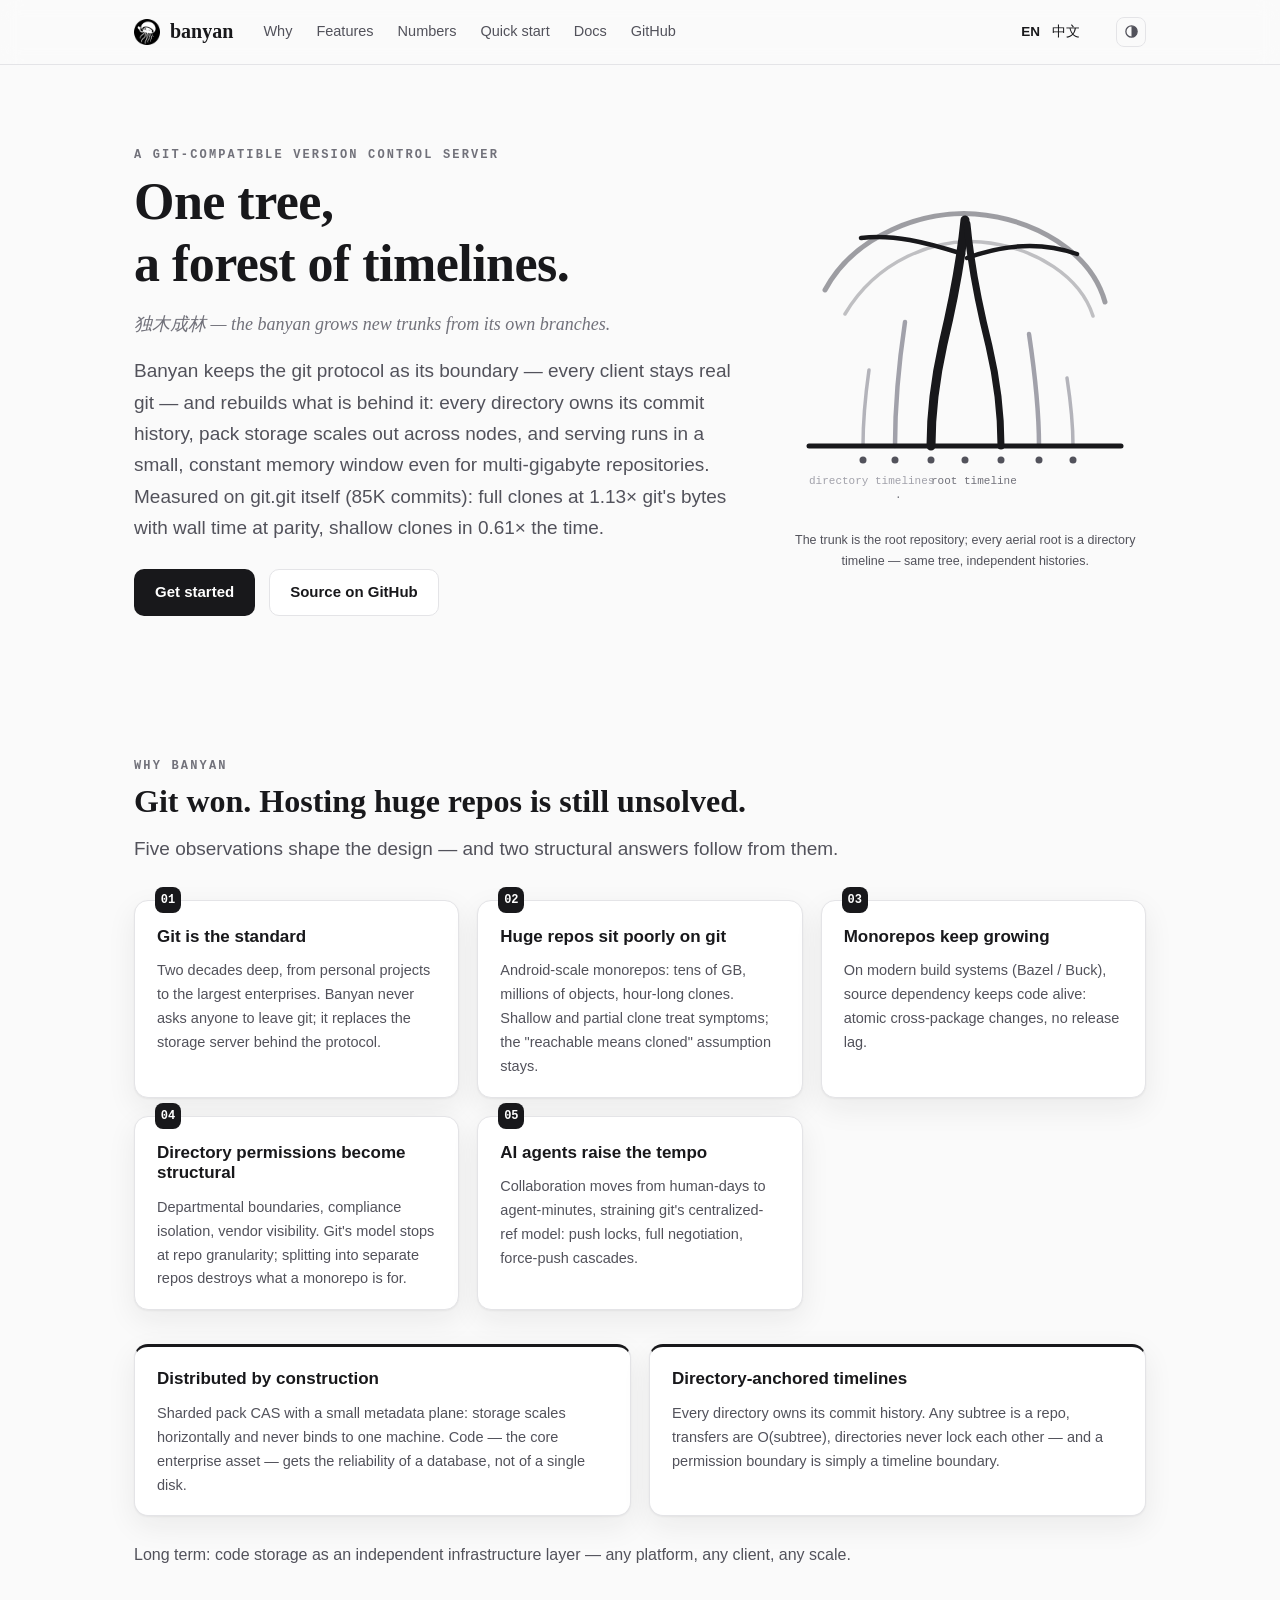
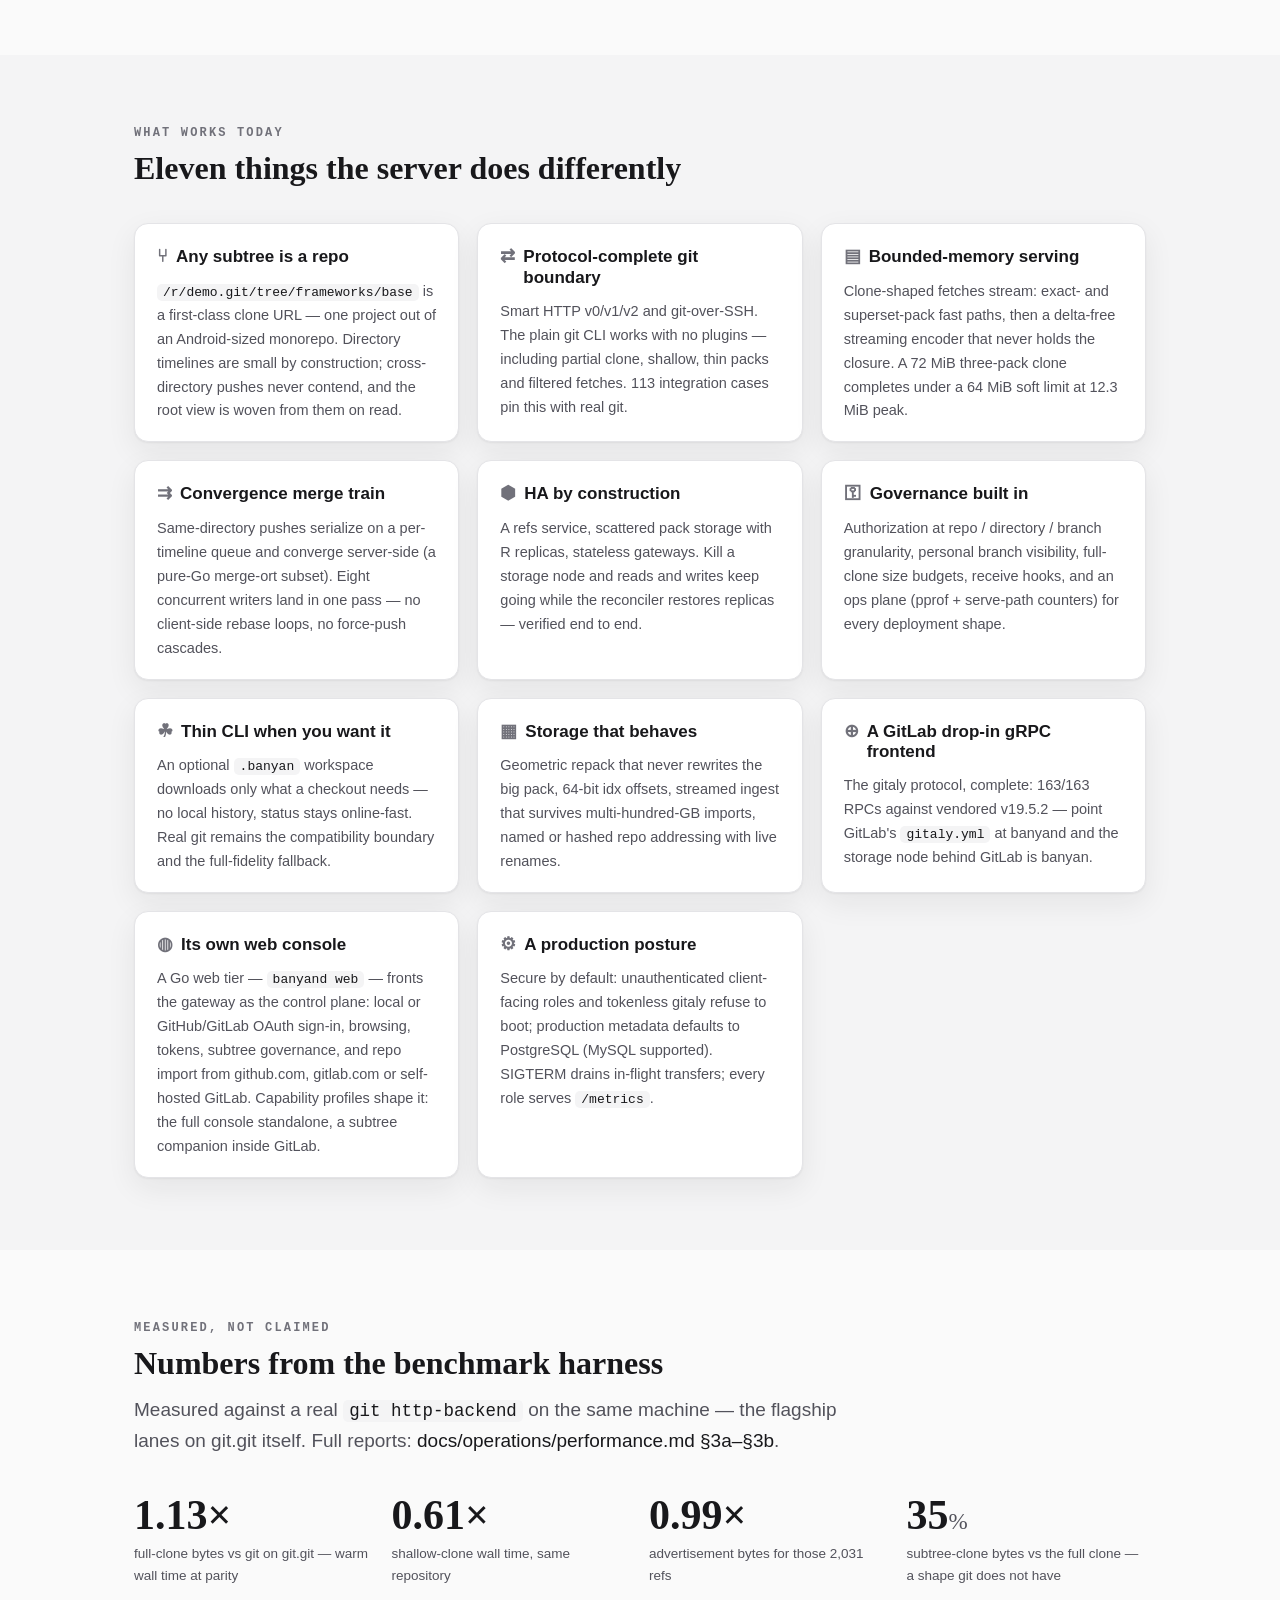
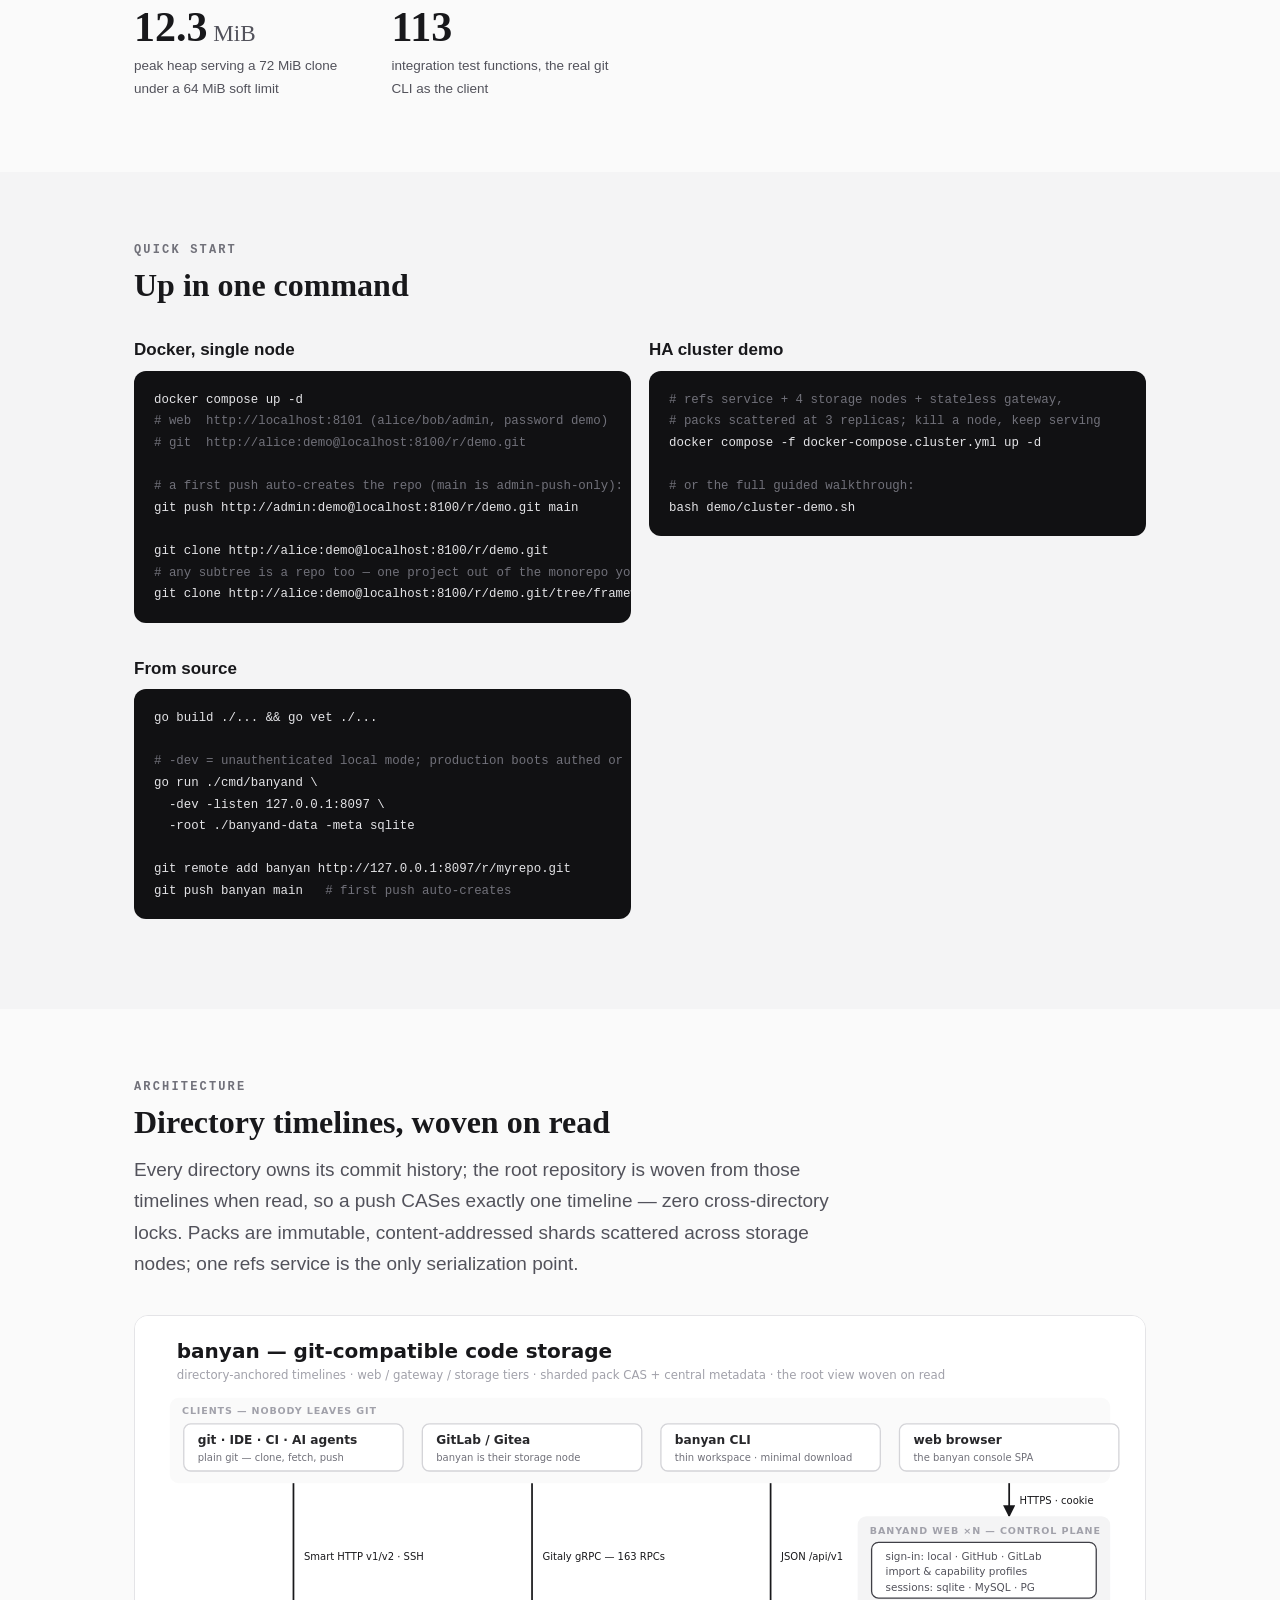
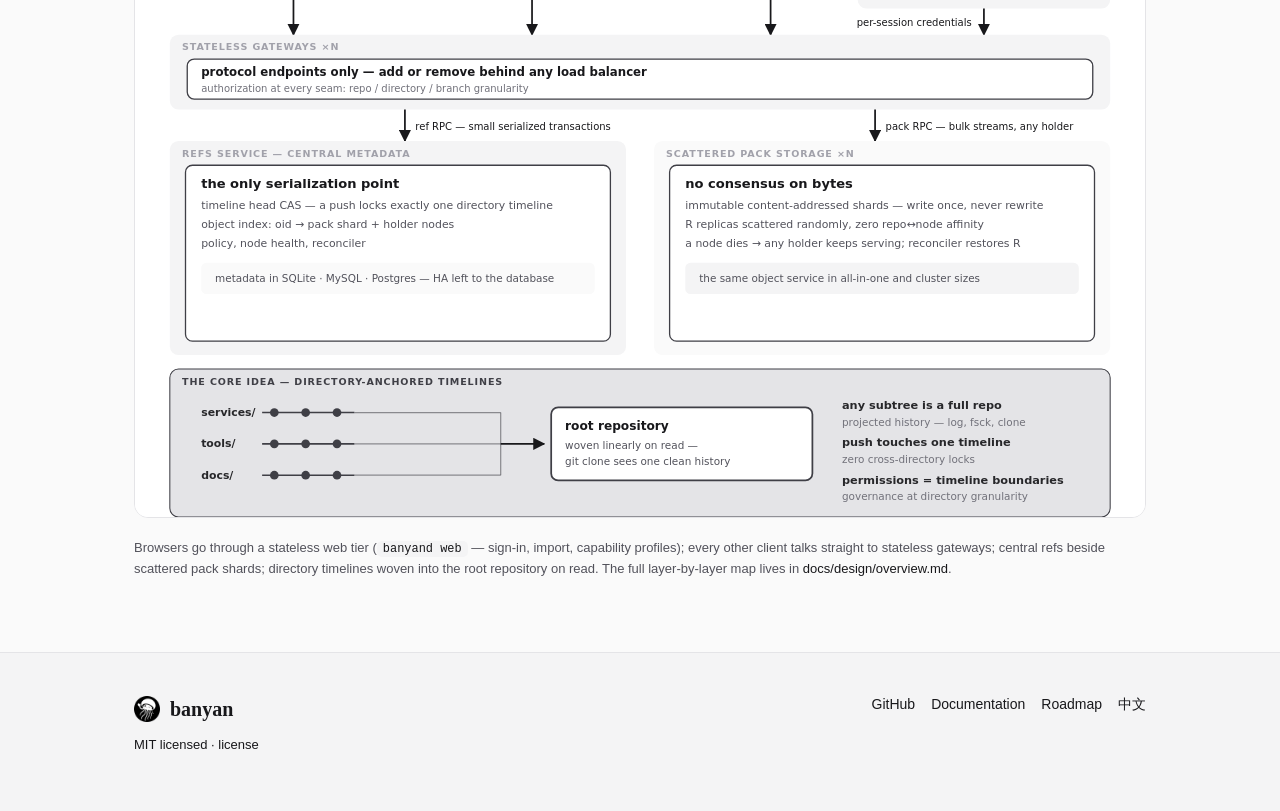
<file: index.html>
<!DOCTYPE html>
<html lang="en">
<head>
<meta charset="utf-8">
<meta name="viewport" content="width=device-width, initial-scale=1">
<title>banyan — a git-compatible version control server</title>
    <script>
      // Pre-paint theme: apply the stored manual choice before first paint
      // (assets/theme.js owns the toggle wiring).
      (function () {
        try {
          var t = localStorage.getItem("banyan.theme");
          if (t === "light" || t === "dark") document.documentElement.setAttribute("data-theme", t);
        } catch (e) {}
      })();
    </script>
<meta name="description" content="Banyan is a git-compatible VCS server: every client stays real git, while directory-anchored timelines, distributed pack storage, bounded-memory serving and a three-tier web/gateway/storage console rebuild the server side for huge monorepos.">
<meta property="og:title" content="banyan — a git-compatible version control server">
<meta property="og:description" content="One tree, a forest of timelines. Directory-anchored version control with the git protocol as its boundary.">
<meta property="og:type" content="website">
<meta property="og:url" content="https://banyan-vcs.github.io/">
<link rel="icon" href="assets/avatar.png" type="image/png">
<link rel="stylesheet" href="assets/style.css">
<script src="assets/lang.js"></script>
</head>
<body>

<header class="site">
  <div class="wrap">
    <a class="brand" href="./"><img src="assets/avatar.png" alt="">banyan</a>
    <nav class="main">
      <a href="#why">Why</a>
      <a href="#features">Features</a>
      <a href="#numbers">Numbers</a>
      <a href="#quickstart">Quick start</a>
      <a href="docs.html">Docs</a>
      <a href="https://github.com/banyan-vcs/banyan">GitHub</a>
    </nav>
    <span class="lang"><b>EN</b><a href="zh-cn/" lang="zh-CN" data-lang="zh">中文</a></span>
    <button id="theme-toggle" class="theme-toggle" type="button" aria-label="theme"></button>
  </div>
</header>

<section class="hero">
  <div class="wrap">
    <div>
      <span class="kicker">A git-compatible version control server</span>
      <h1>One tree,<br>a forest of timelines.</h1>
      <p class="tagline">独木成林 — the banyan grows new trunks from its own branches.</p>
      <p class="lede">
        Banyan keeps the git protocol as its boundary — every client stays real
        git — and rebuilds what is behind it: every directory owns its commit
        history, pack storage scales out across nodes, and serving runs in a
        small, constant memory window even for multi-gigabyte repositories.
        Measured on git.git itself (85K commits): full clones at 1.13× git's
        bytes with wall time at parity, shallow clones in 0.61× the time.
      </p>
      <div class="cta">
        <a class="btn primary" href="#quickstart">Get started</a>
        <a class="btn ghost" href="https://github.com/banyan-vcs/banyan">Source on GitHub</a>
      </div>
    </div>
    <figure>
      <svg viewBox="0 0 360 320" width="360" height="320" role="img"
           aria-label="Banyan motif: a trunk with aerial roots descending into the ground">
        <g fill="none" stroke-linecap="round">
          <!-- canopy -->
          <path d="M40 96 C 70 40, 140 16, 190 20 C 250 25, 306 58, 320 108"
                stroke="#52525b" stroke-width="5" opacity="0.55"/>
          <path d="M60 120 C 92 66, 150 44, 196 48 C 252 53, 296 84, 308 122"
                stroke="#52525b" stroke-width="3.5" opacity="0.35"/>
          <!-- trunk -->
          <path d="M180 26 C 176 66, 168 108, 158 150 C 150 186, 146 218, 146 252"
                stroke="#18181b" stroke-width="9"/>
          <path d="M182 30 C 186 72, 194 112, 204 152 C 212 186, 216 220, 216 252"
                stroke="#18181b" stroke-width="7"/>
          <!-- branches into canopy -->
          <path d="M178 60 C 140 48, 108 40, 76 44" stroke="#18181b" stroke-width="4.5"/>
          <path d="M182 64 C 220 50, 258 48, 292 60" stroke="#18181b" stroke-width="4.5"/>
          <!-- aerial roots: each root becomes a timeline -->
          <path d="M120 128 C 114 168, 110 210, 110 252" stroke="#a1a1aa" stroke-width="4.5"/>
          <path d="M244 140 C 250 180, 254 216, 254 252" stroke="#a1a1aa" stroke-width="4.5"/>
          <path d="M84 176 C 80 204, 78 228, 78 252" stroke="#a1a1aa" stroke-width="3.5" opacity="0.8"/>
          <path d="M282 184 C 286 210, 288 232, 288 252" stroke="#a1a1aa" stroke-width="3.5" opacity="0.8"/>
        </g>
        <!-- ground: the root timeline -->
        <line x1="24" y1="252" x2="336" y2="252" stroke="#18181b" stroke-width="5" stroke-linecap="round"/>
        <!-- timeline ticks under each root -->
        <g fill="#52525b">
          <circle cx="78" cy="266" r="3.5"/><circle cx="110" cy="266" r="3.5"/>
          <circle cx="146" cy="266" r="3.5"/><circle cx="180" cy="266" r="3.5"/>
          <circle cx="216" cy="266" r="3.5"/><circle cx="254" cy="266" r="3.5"/>
          <circle cx="288" cy="266" r="3.5"/>
        </g>
        <g font-family="ui-monospace, Consolas, monospace" font-size="11" fill="#71717a">
          <text x="146" y="290">root timeline</text>
          <text x="110" y="306">·</text>
        </g>
        <g font-family="ui-monospace, Consolas, monospace" font-size="11" fill="#a1a1aa">
          <text x="24" y="290">directory timelines</text>
        </g>
      </svg>
      <figcaption>The trunk is the root repository; every aerial root is a
      directory timeline — same tree, independent histories.</figcaption>
    </figure>
  </div>
</section>

<section id="why">
  <div class="wrap">
    <div class="section-head">
      <span class="kicker">Why banyan</span>
      <h2>Git won. Hosting huge repos is still unsolved.</h2>
      <p class="lede">Five observations shape the design — and two structural
      answers follow from them.</p>
    </div>
    <div class="steps">
      <div class="card"><h3>Git is the standard</h3>
        <p>Two decades deep, from personal projects to the largest
        enterprises. Banyan never asks anyone to leave git; it replaces the
        storage server behind the protocol.</p></div>
      <div class="card"><h3>Huge repos sit poorly on git</h3>
        <p>Android-scale monorepos: tens of GB, millions of objects,
        hour-long clones. Shallow and partial clone treat symptoms; the
        "reachable means cloned" assumption stays.</p></div>
      <div class="card"><h3>Monorepos keep growing</h3>
        <p>On modern build systems (Bazel / Buck), source dependency keeps
        code alive: atomic cross-package changes, no release lag.</p></div>
      <div class="card"><h3>Directory permissions become structural</h3>
        <p>Departmental boundaries, compliance isolation, vendor visibility.
        Git's model stops at repo granularity; splitting into separate repos
        destroys what a monorepo is for.</p></div>
      <div class="card"><h3>AI agents raise the tempo</h3>
        <p>Collaboration moves from human-days to agent-minutes, straining
        git's centralized-ref model: push locks, full negotiation,
        force-push cascades.</p></div>
    </div>
    <div class="grid pillars" style="margin-top:34px">
      <div class="card"><h3>Distributed by construction</h3>
        <p>Sharded pack CAS with a small metadata plane: storage scales
        horizontally and never binds to one machine. Code — the core
        enterprise asset — gets the reliability of a database, not of a
        single disk.</p></div>
      <div class="card"><h3>Directory-anchored timelines</h3>
        <p>Every directory owns its commit history. Any subtree is a repo,
        transfers are O(subtree), directories never lock each other — and a
        permission boundary is simply a timeline boundary.</p></div>
    </div>
    <p style="margin-top:26px;max-width:46em;color:var(--ink-soft)">
      Long term: code storage as an independent infrastructure layer — any
      platform, any client, any scale.</p>
  </div>
</section>

<section id="features" class="alt">
  <div class="wrap">
    <div class="section-head">
      <span class="kicker">What works today</span>
      <h2>Eleven things the server does differently</h2>
    </div>
    <div class="grid">
      <div class="card"><h3><span class="glyph">⑂</span>Any subtree is a repo</h3>
        <p><code>/r/demo.git/tree/frameworks/base</code> is a first-class clone
        URL — one project out of an Android-sized monorepo. Directory
        timelines are small by construction; cross-directory pushes never
        contend, and the root view is woven from them on read.</p></div>
      <div class="card"><h3><span class="glyph">⇄</span>Protocol-complete git boundary</h3>
        <p>Smart HTTP v0/v1/v2 and git-over-SSH. The plain git CLI works with
        no plugins — including partial clone, shallow, thin packs and
        filtered fetches. 113 integration cases pin this with real git.</p></div>
      <div class="card"><h3><span class="glyph">▤</span>Bounded-memory serving</h3>
        <p>Clone-shaped fetches stream: exact- and superset-pack fast paths,
        then a delta-free streaming encoder that never holds the closure. A
        72 MiB three-pack clone completes under a 64 MiB soft limit at
        12.3 MiB peak.</p></div>
      <div class="card"><h3><span class="glyph">⇉</span>Convergence merge train</h3>
        <p>Same-directory pushes serialize on a per-timeline queue and
        converge server-side (a pure-Go merge-ort subset). Eight concurrent
        writers land in one pass — no client-side rebase loops, no
        force-push cascades.</p></div>
      <div class="card"><h3><span class="glyph">⬢</span>HA by construction</h3>
        <p>A refs service, scattered pack storage with R replicas, stateless
        gateways. Kill a storage node and reads and writes keep going while
        the reconciler restores replicas — verified end to end.</p></div>
      <div class="card"><h3><span class="glyph">⚿</span>Governance built in</h3>
        <p>Authorization at repo / directory / branch granularity, personal
        branch visibility, full-clone size budgets, receive hooks, and an ops
        plane (pprof + serve-path counters) for every deployment shape.</p></div>
      <div class="card"><h3><span class="glyph">☘</span>Thin CLI when you want it</h3>
        <p>An optional <code>.banyan</code> workspace downloads only what a
        checkout needs — no local history, status stays online-fast. Real git
        remains the compatibility boundary and the full-fidelity fallback.</p></div>
      <div class="card"><h3><span class="glyph">▦</span>Storage that behaves</h3>
        <p>Geometric repack that never rewrites the big pack, 64-bit idx
        offsets, streamed ingest that survives multi-hundred-GB imports,
        named or hashed repo addressing with live renames.</p></div>
      <div class="card"><h3><span class="glyph">⊕</span>A GitLab drop-in gRPC frontend</h3>
        <p>The gitaly protocol, complete: 163/163 RPCs against vendored
        v19.5.2 — point GitLab's <code>gitaly.yml</code> at banyand and the
        storage node behind GitLab is banyan.</p></div>
      <div class="card"><h3><span class="glyph">◍</span>Its own web console</h3>
        <p>A Go web tier — <code>banyand web</code> — fronts the gateway as
        the control plane: local or GitHub/GitLab OAuth sign-in, browsing,
        tokens, subtree governance, and repo import from github.com,
        gitlab.com or self-hosted GitLab. Capability profiles shape it: the
        full console standalone, a subtree companion inside GitLab.</p></div>
      <div class="card"><h3><span class="glyph">⚙</span>A production posture</h3>
        <p>Secure by default: unauthenticated client-facing roles and
        tokenless gitaly refuse to boot; production metadata defaults to
        PostgreSQL (MySQL supported). SIGTERM drains in-flight transfers;
        every role serves <code>/metrics</code>.</p></div>
    </div>
  </div>
</section>

<section id="numbers">
  <div class="wrap">
    <div class="section-head">
      <span class="kicker">Measured, not claimed</span>
      <h2>Numbers from the benchmark harness</h2>
      <p class="lede">Measured against a real <code>git http-backend</code> on
      the same machine — the flagship lanes on git.git itself. Full reports:
      <a href="https://github.com/banyan-vcs/banyan/blob/main/docs/operations/performance.md">docs/operations/performance.md §3a–§3b</a>.</p>
    </div>
    <div class="stats">
      <div class="stat"><div class="num">1.13×</div>
        <p>full-clone bytes vs git on git.git — warm wall time at parity</p></div>
      <div class="stat"><div class="num">0.61×</div>
        <p>shallow-clone wall time, same repository</p></div>
      <div class="stat"><div class="num">0.99×</div>
        <p>advertisement bytes for those 2,031 refs</p></div>
      <div class="stat"><div class="num">35<small>%</small></div>
        <p>subtree-clone bytes vs the full clone — a shape git does not have</p></div>
      <div class="stat"><div class="num">12.3<small> MiB</small></div>
        <p>peak heap serving a 72 MiB clone under a 64 MiB soft limit</p></div>
      <div class="stat"><div class="num">113</div>
        <p>integration test functions, the real git CLI as the client</p></div>
    </div>
  </div>
</section>

<section id="quickstart" class="alt">
  <div class="wrap">
    <div class="section-head">
      <span class="kicker">Quick start</span>
      <h2>Up in one command</h2>
    </div>
    <div class="terminals">
      <div>
        <h3>Docker, single node</h3>
<pre><code>docker compose up -d
<span class="c"># web  http://localhost:8101 (alice/bob/admin, password demo)
# git  http://alice:demo@localhost:8100/r/demo.git</span>

<span class="c"># a first push auto-creates the repo (main is admin-push-only):</span>
git push http://admin:demo@localhost:8100/r/demo.git main

git clone http://alice:demo@localhost:8100/r/demo.git
<span class="c"># any subtree is a repo too — one project out of the monorepo you pushed:</span>
git clone http://alice:demo@localhost:8100/r/demo.git/tree/frameworks/base</code></pre>
      </div>
      <div>
        <h3>HA cluster demo</h3>
<pre><code><span class="c"># refs service + 4 storage nodes + stateless gateway,
# packs scattered at 3 replicas; kill a node, keep serving</span>
docker compose -f docker-compose.cluster.yml up -d

<span class="c"># or the full guided walkthrough:</span>
bash demo/cluster-demo.sh</code></pre>
      </div>
      <div>
        <h3>From source</h3>
<pre><code>go build ./... &amp;&amp; go vet ./...

<span class="c"># -dev = unauthenticated local mode; production boots authed or not at all</span>
go run ./cmd/banyand \
  -dev -listen 127.0.0.1:8097 \
  -root ./banyand-data -meta sqlite

git remote add banyan http://127.0.0.1:8097/r/myrepo.git
git push banyan main   <span class="c"># first push auto-creates</span></code></pre>
      </div>
    </div>
  </div>
</section>

<section id="architecture">
  <div class="wrap">
    <div class="section-head">
      <span class="kicker">Architecture</span>
      <h2>Directory timelines, woven on read</h2>
      <p class="lede">Every directory owns its commit history; the root
      repository is woven from those timelines when read, so a push CASes
      exactly one timeline — zero cross-directory locks. Packs are
      immutable, content-addressed shards scattered across storage nodes;
      one refs service is the only serialization point.</p>
    </div>
    <figure class="arch">
      <img src="assets/architecture-simple.svg" alt="banyan simplified architecture: browsers over a stateless web tier; git, GitLab and thin-CLI clients straight to stateless gateways; a refs service as the only serialization point beside scattered pack storage; directory timelines woven into the root view" loading="lazy">
      <figcaption>Browsers go through a stateless web tier
      (<code>banyand web</code> — sign-in, import, capability profiles);
      every other client talks straight to stateless gateways; central refs
      beside scattered pack shards; directory timelines woven into the root
      repository on read. The full layer-by-layer map lives in
      <a href="https://github.com/banyan-vcs/banyan/blob/main/docs/design/overview.md">docs/design/overview.md</a>.</figcaption>
    </figure>
  </div>
</section>

<footer class="site">
  <div class="wrap">
    <div>
      <a class="brand" href="./"><img src="assets/avatar.png" alt="">banyan</a>
      <p style="margin:8px 0 0;font-size:13px">MIT licensed · <a href="https://github.com/banyan-vcs/banyan/blob/main/LICENSE">license</a></p>
    </div>
    <nav>
      <a href="https://github.com/banyan-vcs/banyan">GitHub</a>
      <a href="docs.html">Documentation</a>
      <a href="https://github.com/banyan-vcs/banyan/blob/main/docs/project/roadmap.md">Roadmap</a>
      <a href="zh-cn/" lang="zh-CN" data-lang="zh">中文</a>
    </nav>
  </div>
</footer>

    <script src="assets/theme.js" defer></script>
</body>
</html>
</file>
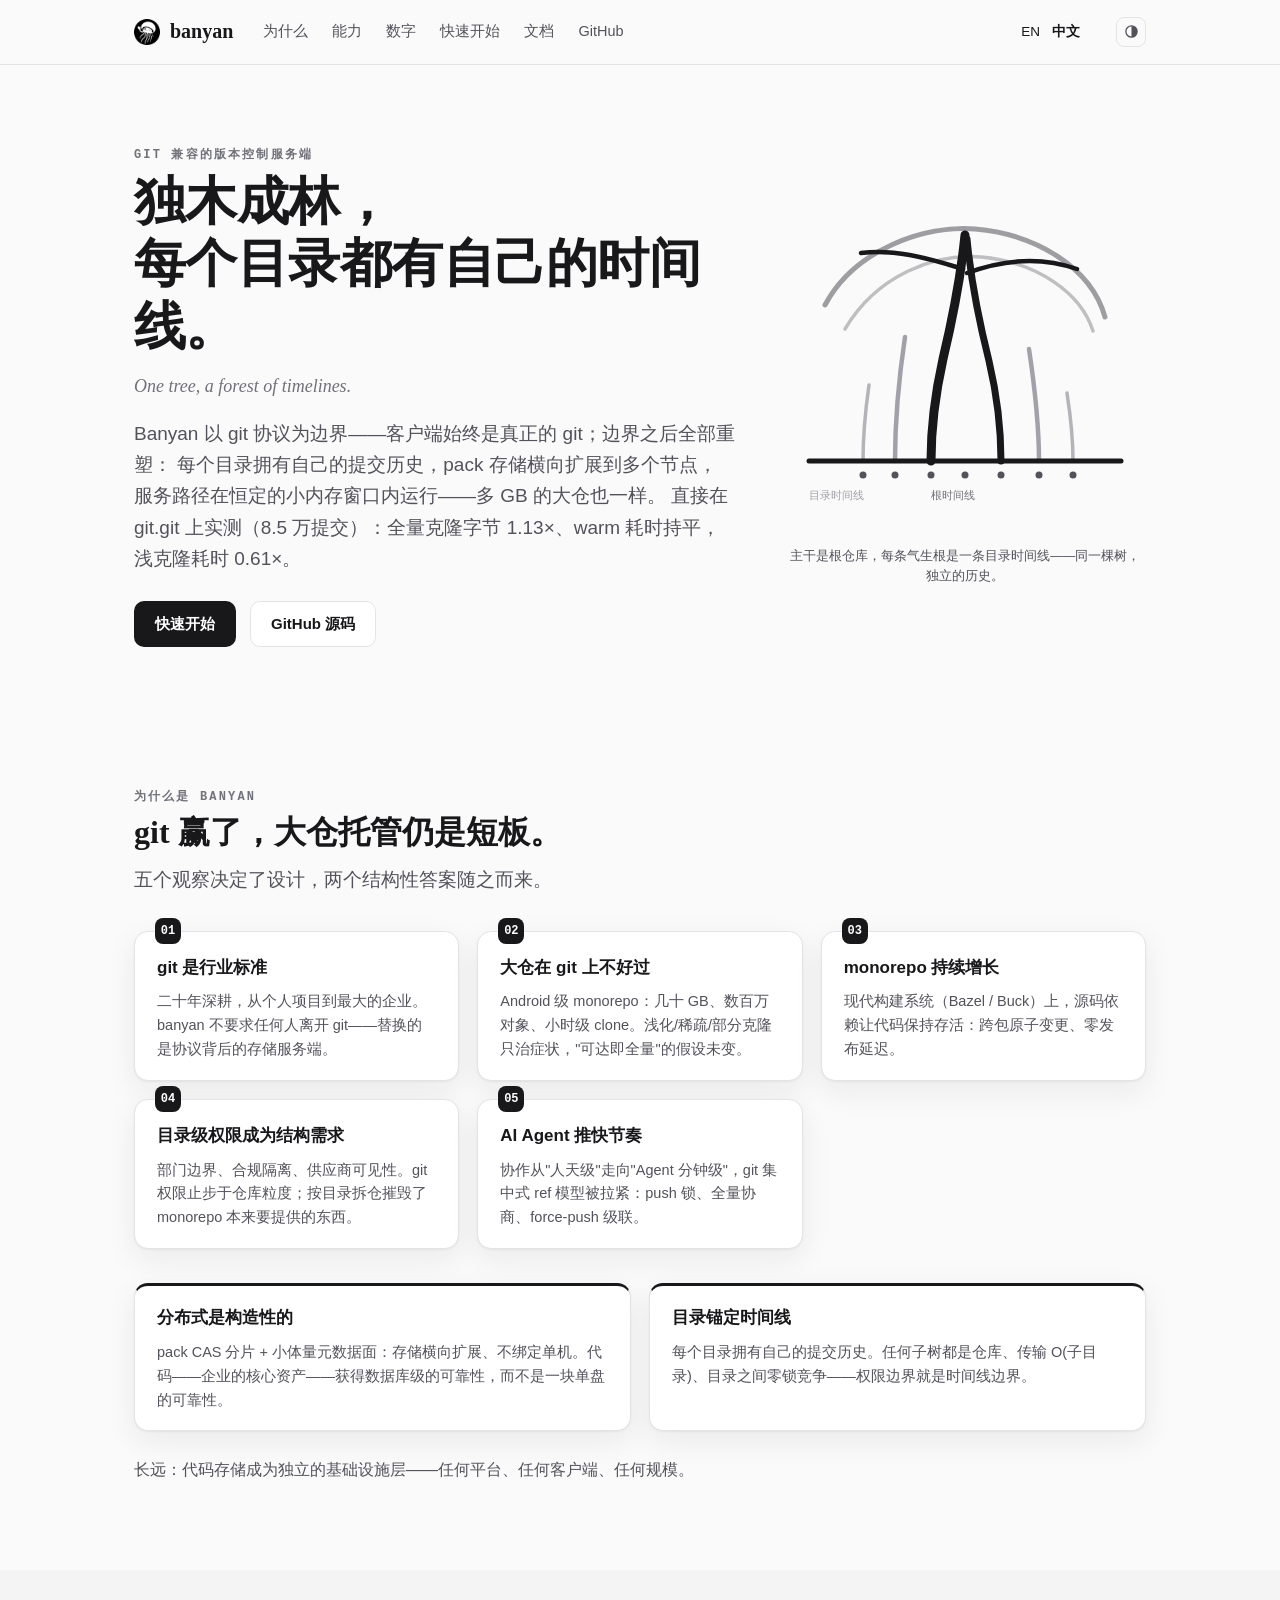
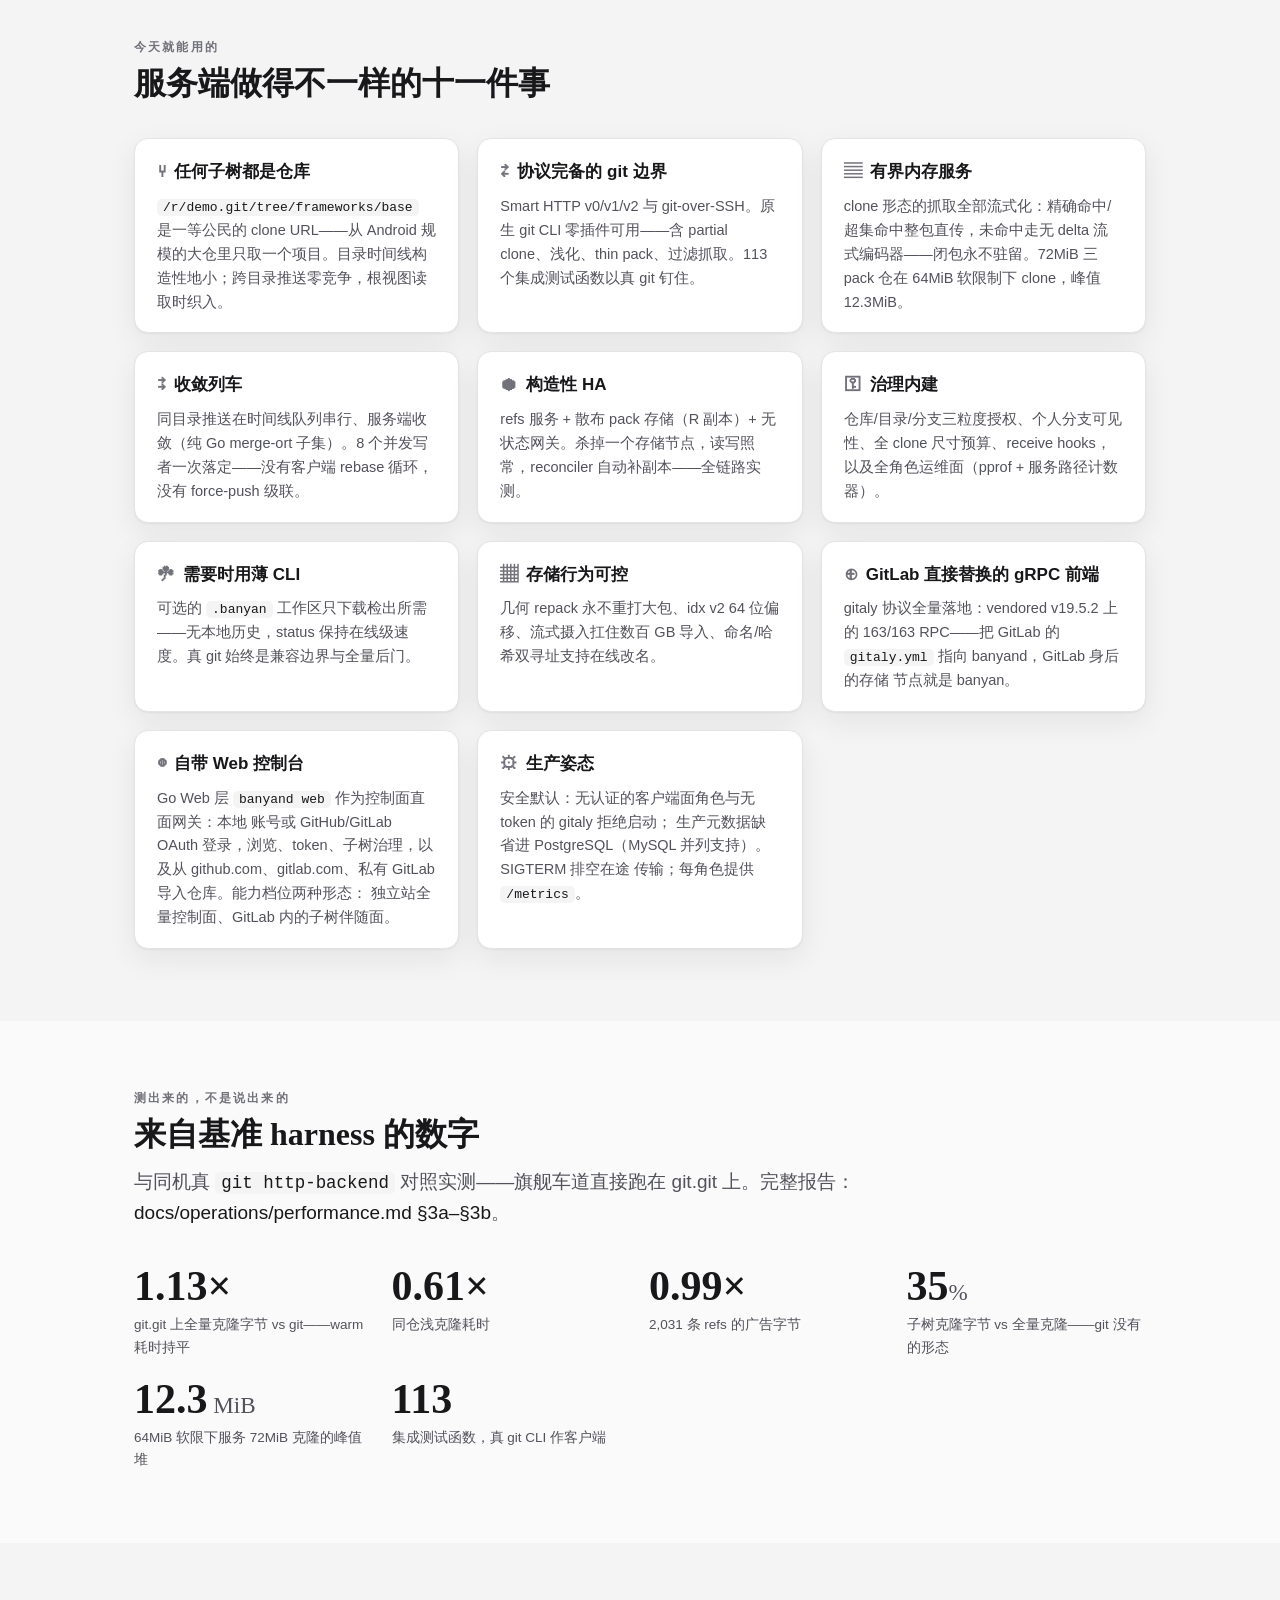
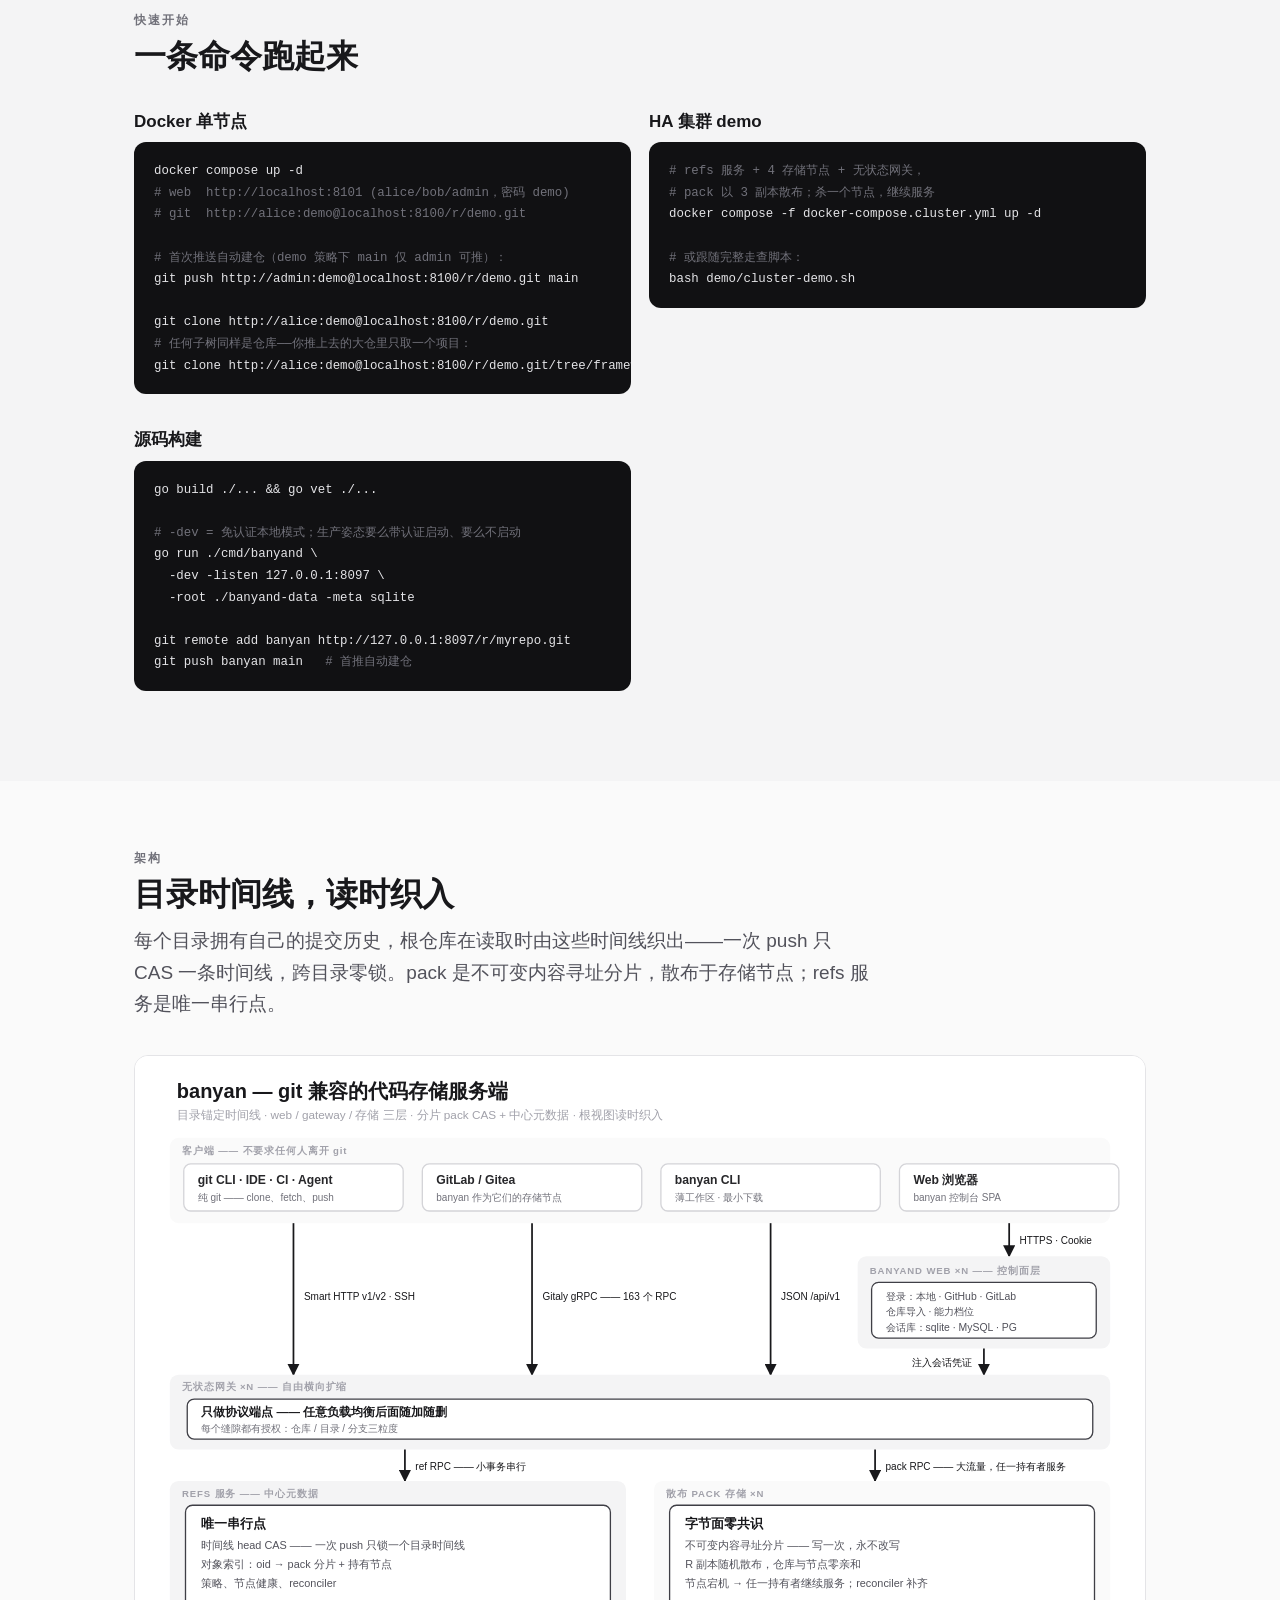
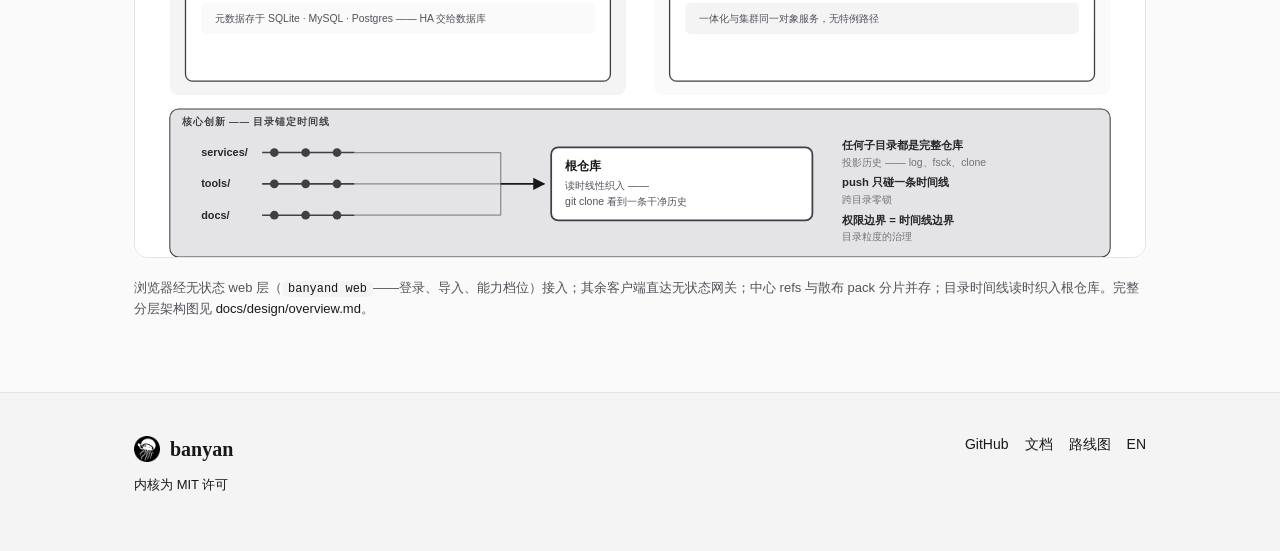
<file: zh-cn/index.html>
<!DOCTYPE html>
<html lang="zh-CN">
<head>
<meta charset="utf-8">
<meta name="viewport" content="width=device-width, initial-scale=1">
<title>banyan — git 兼容的版本控制服务端</title>
    <script>
      // Pre-paint theme: apply the stored manual choice before first paint
      // (assets/theme.js owns the toggle wiring).
      (function () {
        try {
          var t = localStorage.getItem("banyan.theme");
          if (t === "light" || t === "dark") document.documentElement.setAttribute("data-theme", t);
        } catch (e) {}
      })();
    </script>
<meta name="description" content="Banyan 是 git 兼容的版本控制服务端：客户端始终是真正的 git，服务端则为大仓重塑——目录锚定时间线、分布式 pack 存储、有界内存服务，以及 web / gateway / 存储三层控制台。">
<meta property="og:title" content="banyan — git 兼容的版本控制服务端">
<meta property="og:description" content="独木成林——每个目录都有自己的时间线。以 git 协议为边界的版本控制服务端。">
<meta property="og:type" content="website">
<meta property="og:url" content="https://banyan-vcs.github.io/zh-cn/">
<link rel="icon" href="../assets/avatar.png" type="image/png">
<link rel="stylesheet" href="../assets/style.css">
<script src="../assets/lang.js"></script>
</head>
<body>

<header class="site">
  <div class="wrap">
    <a class="brand" href="./"><img src="../assets/avatar.png" alt="">banyan</a>
    <nav class="main">
      <a href="#why">为什么</a>
      <a href="#features">能力</a>
      <a href="#numbers">数字</a>
      <a href="#quickstart">快速开始</a>
      <a href="docs.html">文档</a>
      <a href="https://github.com/banyan-vcs/banyan">GitHub</a>
    </nav>
    <span class="lang"><a href="../" lang="en" data-lang="en">EN</a><b>中文</b></span>
    <button id="theme-toggle" class="theme-toggle" type="button" aria-label="theme"></button>
  </div>
</header>

<section class="hero">
  <div class="wrap">
    <div>
      <span class="kicker">git 兼容的版本控制服务端</span>
      <h1>独木成林，<br>每个目录都有自己的时间线。</h1>
      <p class="tagline">One tree, a forest of timelines.</p>
      <p class="lede">
        Banyan 以 git 协议为边界——客户端始终是真正的 git；边界之后全部重塑：
        每个目录拥有自己的提交历史，pack 存储横向扩展到多个节点，
        服务路径在恒定的小内存窗口内运行——多 GB 的大仓也一样。
        直接在 git.git 上实测（8.5 万提交）：全量克隆字节 1.13×、warm 耗时持平，
        浅克隆耗时 0.61×。
      </p>
      <div class="cta">
        <a class="btn primary" href="#quickstart">快速开始</a>
        <a class="btn ghost" href="https://github.com/banyan-vcs/banyan">GitHub 源码</a>
      </div>
    </div>
    <figure>
      <svg viewBox="0 0 360 320" width="360" height="320" role="img"
           aria-label="榕树意象：主干与垂入地面的气生根">
        <g fill="none" stroke-linecap="round">
          <path d="M40 96 C 70 40, 140 16, 190 20 C 250 25, 306 58, 320 108"
                stroke="#52525b" stroke-width="5" opacity="0.55"/>
          <path d="M60 120 C 92 66, 150 44, 196 48 C 252 53, 296 84, 308 122"
                stroke="#52525b" stroke-width="3.5" opacity="0.35"/>
          <path d="M180 26 C 176 66, 168 108, 158 150 C 150 186, 146 218, 146 252"
                stroke="#18181b" stroke-width="9"/>
          <path d="M182 30 C 186 72, 194 112, 204 152 C 212 186, 216 220, 216 252"
                stroke="#18181b" stroke-width="7"/>
          <path d="M178 60 C 140 48, 108 40, 76 44" stroke="#18181b" stroke-width="4.5"/>
          <path d="M182 64 C 220 50, 258 48, 292 60" stroke="#18181b" stroke-width="4.5"/>
          <path d="M120 128 C 114 168, 110 210, 110 252" stroke="#a1a1aa" stroke-width="4.5"/>
          <path d="M244 140 C 250 180, 254 216, 254 252" stroke="#a1a1aa" stroke-width="4.5"/>
          <path d="M84 176 C 80 204, 78 228, 78 252" stroke="#a1a1aa" stroke-width="3.5" opacity="0.8"/>
          <path d="M282 184 C 286 210, 288 232, 288 252" stroke="#a1a1aa" stroke-width="3.5" opacity="0.8"/>
        </g>
        <line x1="24" y1="252" x2="336" y2="252" stroke="#18181b" stroke-width="5" stroke-linecap="round"/>
        <g fill="#52525b">
          <circle cx="78" cy="266" r="3.5"/><circle cx="110" cy="266" r="3.5"/>
          <circle cx="146" cy="266" r="3.5"/><circle cx="180" cy="266" r="3.5"/>
          <circle cx="216" cy="266" r="3.5"/><circle cx="254" cy="266" r="3.5"/>
          <circle cx="288" cy="266" r="3.5"/>
        </g>
        <g font-family="ui-monospace, Consolas, monospace" font-size="11" fill="#71717a">
          <text x="146" y="290">根时间线</text>
        </g>
        <g font-family="ui-monospace, Consolas, monospace" font-size="11" fill="#a1a1aa">
          <text x="24" y="290">目录时间线</text>
        </g>
      </svg>
      <figcaption>主干是根仓库，每条气生根是一条目录时间线——同一棵树，独立的历史。</figcaption>
    </figure>
  </div>
</section>

<section id="why">
  <div class="wrap">
    <div class="section-head">
      <span class="kicker">为什么是 banyan</span>
      <h2>git 赢了，大仓托管仍是短板。</h2>
      <p class="lede">五个观察决定了设计，两个结构性答案随之而来。</p>
    </div>
    <div class="steps">
      <div class="card"><h3>git 是行业标准</h3>
        <p>二十年深耕，从个人项目到最大的企业。banyan 不要求任何人离开 git——替换的是协议背后的存储服务端。</p></div>
      <div class="card"><h3>大仓在 git 上不好过</h3>
        <p>Android 级 monorepo：几十 GB、数百万对象、小时级 clone。浅化/稀疏/部分克隆只治症状，"可达即全量"的假设未变。</p></div>
      <div class="card"><h3>monorepo 持续增长</h3>
        <p>现代构建系统（Bazel / Buck）上，源码依赖让代码保持存活：跨包原子变更、零发布延迟。</p></div>
      <div class="card"><h3>目录级权限成为结构需求</h3>
        <p>部门边界、合规隔离、供应商可见性。git 权限止步于仓库粒度；按目录拆仓摧毁了 monorepo 本来要提供的东西。</p></div>
      <div class="card"><h3>AI Agent 推快节奏</h3>
        <p>协作从"人天级"走向"Agent 分钟级"，git 集中式 ref 模型被拉紧：push 锁、全量协商、force-push 级联。</p></div>
    </div>
    <div class="grid pillars" style="margin-top:34px">
      <div class="card"><h3>分布式是构造性的</h3>
        <p>pack CAS 分片 + 小体量元数据面：存储横向扩展、不绑定单机。代码——企业的核心资产——获得数据库级的可靠性，而不是一块单盘的可靠性。</p></div>
      <div class="card"><h3>目录锚定时间线</h3>
        <p>每个目录拥有自己的提交历史。任何子树都是仓库、传输 O(子目录)、目录之间零锁竞争——权限边界就是时间线边界。</p></div>
    </div>
    <p style="margin-top:26px;max-width:46em;color:var(--ink-soft)">
      长远：代码存储成为独立的基础设施层——任何平台、任何客户端、任何规模。</p>
  </div>
</section>

<section id="features" class="alt">
  <div class="wrap">
    <div class="section-head">
      <span class="kicker">今天就能用的</span>
      <h2>服务端做得不一样的十一件事</h2>
    </div>
    <div class="grid">
      <div class="card"><h3><span class="glyph">⑂</span>任何子树都是仓库</h3>
        <p><code>/r/demo.git/tree/frameworks/base</code> 是一等公民的 clone URL——从 Android 规模的大仓里只取一个项目。目录时间线构造性地小；跨目录推送零竞争，根视图读取时织入。</p></div>
      <div class="card"><h3><span class="glyph">⇄</span>协议完备的 git 边界</h3>
        <p>Smart HTTP v0/v1/v2 与 git-over-SSH。原生 git CLI 零插件可用——含 partial clone、浅化、thin pack、过滤抓取。113 个集成测试函数以真 git 钉住。</p></div>
      <div class="card"><h3><span class="glyph">▤</span>有界内存服务</h3>
        <p>clone 形态的抓取全部流式化：精确命中/超集命中整包直传，未命中走无 delta 流式编码器——闭包永不驻留。72MiB 三 pack 仓在 64MiB 软限制下 clone，峰值 12.3MiB。</p></div>
      <div class="card"><h3><span class="glyph">⇉</span>收敛列车</h3>
        <p>同目录推送在时间线队列串行、服务端收敛（纯 Go merge-ort 子集）。8 个并发写者一次落定——没有客户端 rebase 循环，没有 force-push 级联。</p></div>
      <div class="card"><h3><span class="glyph">⬢</span>构造性 HA</h3>
        <p>refs 服务 + 散布 pack 存储（R 副本）+ 无状态网关。杀掉一个存储节点，读写照常，reconciler 自动补副本——全链路实测。</p></div>
      <div class="card"><h3><span class="glyph">⚿</span>治理内建</h3>
        <p>仓库/目录/分支三粒度授权、个人分支可见性、全 clone 尺寸预算、receive hooks，以及全角色运维面（pprof + 服务路径计数器）。</p></div>
      <div class="card"><h3><span class="glyph">☘</span>需要时用薄 CLI</h3>
        <p>可选的 <code>.banyan</code> 工作区只下载检出所需——无本地历史，status 保持在线级速度。真 git 始终是兼容边界与全量后门。</p></div>
      <div class="card"><h3><span class="glyph">▦</span>存储行为可控</h3>
        <p>几何 repack 永不重打大包、idx v2 64 位偏移、流式摄入扛住数百 GB 导入、命名/哈希双寻址支持在线改名。</p></div>
      <div class="card"><h3><span class="glyph">⊕</span>GitLab 直接替换的 gRPC 前端</h3>
        <p>gitaly 协议全量落地：vendored v19.5.2 上的 163/163 RPC——把
        GitLab 的 <code>gitaly.yml</code> 指向 banyand，GitLab 身后的存储
        节点就是 banyan。</p></div>
      <div class="card"><h3><span class="glyph">◍</span>自带 Web 控制台</h3>
        <p>Go Web 层 <code>banyand web</code> 作为控制面直面网关：本地
        账号或 GitHub/GitLab OAuth 登录，浏览、token、子树治理，以及从
        github.com、gitlab.com、私有 GitLab 导入仓库。能力档位两种形态：
        独立站全量控制面、GitLab 内的子树伴随面。</p></div>
      <div class="card"><h3><span class="glyph">⚙</span>生产姿态</h3>
        <p>安全默认：无认证的客户端面角色与无 token 的 gitaly 拒绝启动；
        生产元数据缺省进 PostgreSQL（MySQL 并列支持）。SIGTERM 排空在途
        传输；每角色提供 <code>/metrics</code>。</p></div>
    </div>
  </div>
</section>

<section id="numbers">
  <div class="wrap">
    <div class="section-head">
      <span class="kicker">测出来的，不是说出来的</span>
      <h2>来自基准 harness 的数字</h2>
      <p class="lede">与同机真 <code>git http-backend</code> 对照实测——旗舰车道直接跑在 git.git 上。完整报告：
      <a href="https://github.com/banyan-vcs/banyan/blob/main/docs/operations/performance.md">docs/operations/performance.md §3a–§3b</a>。</p>
    </div>
    <div class="stats">
      <div class="stat"><div class="num">1.13×</div>
        <p>git.git 上全量克隆字节 vs git——warm 耗时持平</p></div>
      <div class="stat"><div class="num">0.61×</div>
        <p>同仓浅克隆耗时</p></div>
      <div class="stat"><div class="num">0.99×</div>
        <p>2,031 条 refs 的广告字节</p></div>
      <div class="stat"><div class="num">35<small>%</small></div>
        <p>子树克隆字节 vs 全量克隆——git 没有的形态</p></div>
      <div class="stat"><div class="num">12.3<small> MiB</small></div>
        <p>64MiB 软限下服务 72MiB 克隆的峰值堆</p></div>
      <div class="stat"><div class="num">113</div>
        <p>集成测试函数，真 git CLI 作客户端</p></div>
    </div>
  </div>
</section>

<section id="quickstart" class="alt">
  <div class="wrap">
    <div class="section-head">
      <span class="kicker">快速开始</span>
      <h2>一条命令跑起来</h2>
    </div>
    <div class="terminals">
      <div>
        <h3>Docker 单节点</h3>
<pre><code>docker compose up -d
<span class="c"># web  http://localhost:8101 (alice/bob/admin，密码 demo)
# git  http://alice:demo@localhost:8100/r/demo.git</span>

<span class="c"># 首次推送自动建仓（demo 策略下 main 仅 admin 可推）：</span>
git push http://admin:demo@localhost:8100/r/demo.git main

git clone http://alice:demo@localhost:8100/r/demo.git
<span class="c"># 任何子树同样是仓库——你推上去的大仓里只取一个项目：</span>
git clone http://alice:demo@localhost:8100/r/demo.git/tree/frameworks/base</code></pre>
      </div>
      <div>
        <h3>HA 集群 demo</h3>
<pre><code><span class="c"># refs 服务 + 4 存储节点 + 无状态网关，
# pack 以 3 副本散布；杀一个节点，继续服务</span>
docker compose -f docker-compose.cluster.yml up -d

<span class="c"># 或跟随完整走查脚本：</span>
bash demo/cluster-demo.sh</code></pre>
      </div>
      <div>
        <h3>源码构建</h3>
<pre><code>go build ./... &amp;&amp; go vet ./...

<span class="c"># -dev = 免认证本地模式；生产姿态要么带认证启动、要么不启动</span>
go run ./cmd/banyand \
  -dev -listen 127.0.0.1:8097 \
  -root ./banyand-data -meta sqlite

git remote add banyan http://127.0.0.1:8097/r/myrepo.git
git push banyan main   <span class="c"># 首推自动建仓</span></code></pre>
      </div>
    </div>
  </div>
</section>

<section id="architecture">
  <div class="wrap">
    <div class="section-head">
      <span class="kicker">架构</span>
      <h2>目录时间线，读时织入</h2>
      <p class="lede">每个目录拥有自己的提交历史，根仓库在读取时由这些时间线织出——一次 push 只 CAS 一条时间线，跨目录零锁。pack 是不可变内容寻址分片，散布于存储节点；refs 服务是唯一串行点。</p>
    </div>
    <figure class="arch">
      <img src="../assets/architecture-simple.zh.svg" alt="banyan 简化架构：浏览器经无状态 web 层接入；git、GitLab 与薄 CLI 客户端直达无状态网关；refs 服务为唯一串行点，旁边是散布 pack 存储；目录时间线读时织入根视图" loading="lazy">
      <figcaption>浏览器经无状态 web 层（<code>banyand web</code>——登录、导入、能力档位）接入；其余客户端直达无状态网关；中心 refs 与散布 pack 分片并存；目录时间线读时织入根仓库。完整分层架构图见
      <a href="https://github.com/banyan-vcs/banyan/blob/main/docs/design/overview.md">docs/design/overview.md</a>。</figcaption>
    </figure>
  </div>
</section>

<footer class="site">
  <div class="wrap">
    <div>
      <a class="brand" href="./"><img src="../assets/avatar.png" alt="">banyan</a>
      <p style="margin:8px 0 0;font-size:13px">内核为 <a href="https://github.com/banyan-vcs/banyan/blob/main/LICENSE">MIT 许可</a></p>
    </div>
    <nav>
      <a href="https://github.com/banyan-vcs/banyan">GitHub</a>
      <a href="docs.html">文档</a>
      <a href="https://github.com/banyan-vcs/banyan/blob/main/docs/project/roadmap.md">路线图</a>
      <a href="../" lang="en" data-lang="en">EN</a>
    </nav>
  </div>
</footer>

    <script src="../assets/theme.js" defer></script>
</body>
</html>
</file>
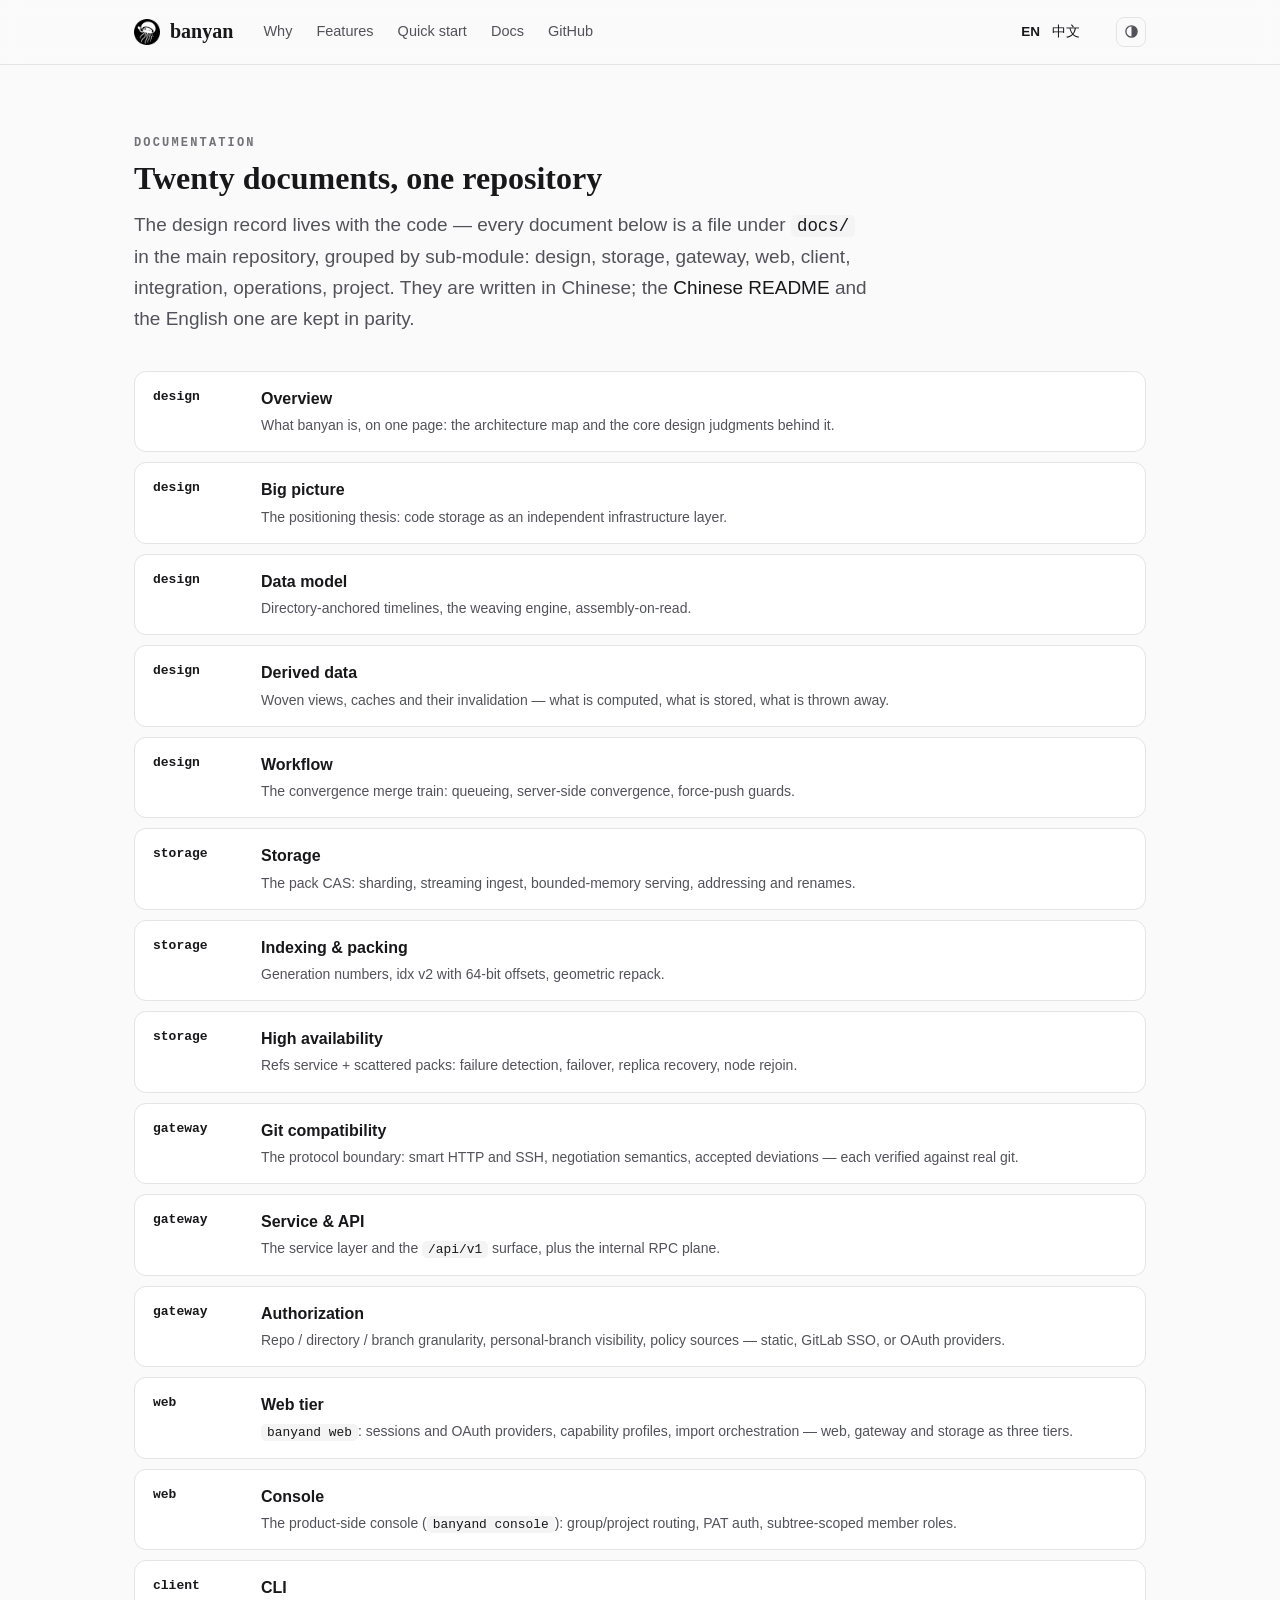
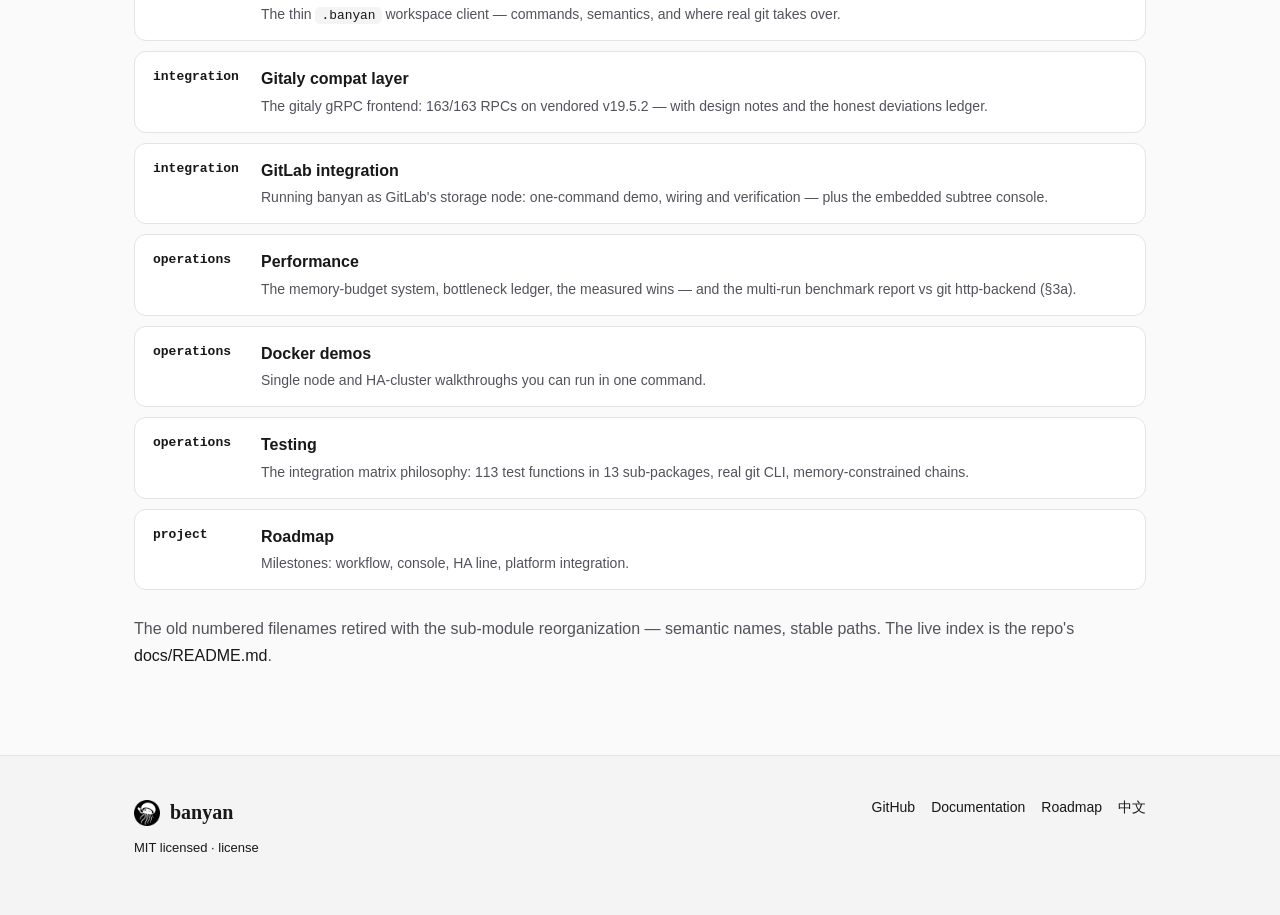
<file: docs.html>
<!DOCTYPE html>
<html lang="en">
<head>
<meta charset="utf-8">
<meta name="viewport" content="width=device-width, initial-scale=1">
<title>Documentation — banyan</title>
    <script>
      // Pre-paint theme: apply the stored manual choice before first paint
      // (assets/theme.js owns the toggle wiring).
      (function () {
        try {
          var t = localStorage.getItem("banyan.theme");
          if (t === "light" || t === "dark") document.documentElement.setAttribute("data-theme", t);
        } catch (e) {}
      })();
    </script>
<meta name="description" content="The banyan documentation set: design, storage, gateway, web tier, client, integration and operations — twenty documents in the main repository.">
<link rel="icon" href="assets/avatar.png" type="image/png">
<link rel="stylesheet" href="assets/style.css">
<script src="assets/lang.js"></script>
</head>
<body>

<header class="site">
  <div class="wrap">
    <a class="brand" href="./"><img src="assets/avatar.png" alt="">banyan</a>
    <nav class="main">
      <a href="./#why">Why</a>
      <a href="./#features">Features</a>
      <a href="./#quickstart">Quick start</a>
      <a href="docs.html">Docs</a>
      <a href="https://github.com/banyan-vcs/banyan">GitHub</a>
    </nav>
    <span class="lang"><b>EN</b><a href="zh-cn/docs.html" lang="zh-CN" data-lang="zh">中文</a></span>
    <button id="theme-toggle" class="theme-toggle" type="button" aria-label="theme"></button>
  </div>
</header>

<section>
  <div class="wrap">
    <div class="section-head">
      <span class="kicker">Documentation</span>
      <h2>Twenty documents, one repository</h2>
      <p class="lede">The design record lives with the code — every document
      below is a file under <code>docs/</code> in the main repository, grouped
      by sub-module: design, storage, gateway, web, client, integration,
      operations, project. They are written in Chinese; the
      <a href="https://github.com/banyan-vcs/banyan/blob/main/README.zh-CN.md">Chinese README</a>
      and the English one are kept in parity.</p>
    </div>
    <div class="doclist">
      <div class="row"><div class="no">design</div>
        <div><a class="title" href="https://github.com/banyan-vcs/banyan/blob/main/docs/design/overview.md">Overview</a>
        <p>What banyan is, on one page: the architecture map and the core design judgments behind it.</p></div></div>
      <div class="row"><div class="no">design</div>
        <div><a class="title" href="https://github.com/banyan-vcs/banyan/blob/main/docs/design/big-picture.md">Big picture</a>
        <p>The positioning thesis: code storage as an independent infrastructure layer.</p></div></div>
      <div class="row"><div class="no">design</div>
        <div><a class="title" href="https://github.com/banyan-vcs/banyan/blob/main/docs/design/data-model.md">Data model</a>
        <p>Directory-anchored timelines, the weaving engine, assembly-on-read.</p></div></div>
      <div class="row"><div class="no">design</div>
        <div><a class="title" href="https://github.com/banyan-vcs/banyan/blob/main/docs/design/derived-data.md">Derived data</a>
        <p>Woven views, caches and their invalidation — what is computed, what is stored, what is thrown away.</p></div></div>
      <div class="row"><div class="no">design</div>
        <div><a class="title" href="https://github.com/banyan-vcs/banyan/blob/main/docs/design/workflow.md">Workflow</a>
        <p>The convergence merge train: queueing, server-side convergence, force-push guards.</p></div></div>
      <div class="row"><div class="no">storage</div>
        <div><a class="title" href="https://github.com/banyan-vcs/banyan/blob/main/docs/storage/storage.md">Storage</a>
        <p>The pack CAS: sharding, streaming ingest, bounded-memory serving, addressing and renames.</p></div></div>
      <div class="row"><div class="no">storage</div>
        <div><a class="title" href="https://github.com/banyan-vcs/banyan/blob/main/docs/storage/indexing-packing.md">Indexing &amp; packing</a>
        <p>Generation numbers, idx v2 with 64-bit offsets, geometric repack.</p></div></div>
      <div class="row"><div class="no">storage</div>
        <div><a class="title" href="https://github.com/banyan-vcs/banyan/blob/main/docs/storage/ha.md">High availability</a>
        <p>Refs service + scattered packs: failure detection, failover, replica recovery, node rejoin.</p></div></div>
      <div class="row"><div class="no">gateway</div>
        <div><a class="title" href="https://github.com/banyan-vcs/banyan/blob/main/docs/gateway/git-compat.md">Git compatibility</a>
        <p>The protocol boundary: smart HTTP and SSH, negotiation semantics, accepted deviations — each verified against real git.</p></div></div>
      <div class="row"><div class="no">gateway</div>
        <div><a class="title" href="https://github.com/banyan-vcs/banyan/blob/main/docs/gateway/service-api.md">Service &amp; API</a>
        <p>The service layer and the <code>/api/v1</code> surface, plus the internal RPC plane.</p></div></div>
      <div class="row"><div class="no">gateway</div>
        <div><a class="title" href="https://github.com/banyan-vcs/banyan/blob/main/docs/gateway/authorization.md">Authorization</a>
        <p>Repo / directory / branch granularity, personal-branch visibility, policy sources — static, GitLab SSO, or OAuth providers.</p></div></div>
      <div class="row"><div class="no">web</div>
        <div><a class="title" href="https://github.com/banyan-vcs/banyan/blob/main/docs/web/web-layer.md">Web tier</a>
        <p><code>banyand web</code>: sessions and OAuth providers, capability profiles, import orchestration — web, gateway and storage as three tiers.</p></div></div>
      <div class="row"><div class="no">web</div>
        <div><a class="title" href="https://github.com/banyan-vcs/banyan/blob/main/docs/web/console.md">Console</a>
        <p>The product-side console (<code>banyand console</code>): group/project routing, PAT auth, subtree-scoped member roles.</p></div></div>
      <div class="row"><div class="no">client</div>
        <div><a class="title" href="https://github.com/banyan-vcs/banyan/blob/main/docs/client/cli.md">CLI</a>
        <p>The thin <code>.banyan</code> workspace client — commands, semantics, and where real git takes over.</p></div></div>
      <div class="row"><div class="no">integration</div>
        <div><a class="title" href="https://github.com/banyan-vcs/banyan/blob/main/docs/integration/gitaly-compat.md">Gitaly compat layer</a>
        <p>The gitaly gRPC frontend: 163/163 RPCs on vendored v19.5.2 — with design notes and the honest deviations ledger.</p></div></div>
      <div class="row"><div class="no">integration</div>
        <div><a class="title" href="https://github.com/banyan-vcs/banyan/blob/main/docs/integration/gitlab-integration.md">GitLab integration</a>
        <p>Running banyan as GitLab's storage node: one-command demo, wiring and verification — plus the embedded subtree console.</p></div></div>
      <div class="row"><div class="no">operations</div>
        <div><a class="title" href="https://github.com/banyan-vcs/banyan/blob/main/docs/operations/performance.md">Performance</a>
        <p>The memory-budget system, bottleneck ledger, the measured wins — and the multi-run benchmark report vs git http-backend (§3a).</p></div></div>
      <div class="row"><div class="no">operations</div>
        <div><a class="title" href="https://github.com/banyan-vcs/banyan/blob/main/docs/operations/docker-demo.md">Docker demos</a>
        <p>Single node and HA-cluster walkthroughs you can run in one command.</p></div></div>
      <div class="row"><div class="no">operations</div>
        <div><a class="title" href="https://github.com/banyan-vcs/banyan/blob/main/docs/operations/testing.md">Testing</a>
        <p>The integration matrix philosophy: 113 test functions in 13 sub-packages, real git CLI, memory-constrained chains.</p></div></div>
      <div class="row"><div class="no">project</div>
        <div><a class="title" href="https://github.com/banyan-vcs/banyan/blob/main/docs/project/roadmap.md">Roadmap</a>
        <p>Milestones: workflow, console, HA line, platform integration.</p></div></div>
    </div>
    <p style="margin-top:26px;color:var(--ink-soft)">
      The old numbered filenames retired with the sub-module reorganization —
      semantic names, stable paths. The live index is the repo's
      <a href="https://github.com/banyan-vcs/banyan/blob/main/docs/README.md">docs/README.md</a>.</p>
  </div>
</section>

<footer class="site">
  <div class="wrap">
    <div>
      <a class="brand" href="./"><img src="assets/avatar.png" alt="">banyan</a>
      <p style="margin:8px 0 0;font-size:13px">MIT licensed · <a href="https://github.com/banyan-vcs/banyan/blob/main/LICENSE">license</a></p>
    </div>
    <nav>
      <a href="https://github.com/banyan-vcs/banyan">GitHub</a>
      <a href="docs.html">Documentation</a>
      <a href="https://github.com/banyan-vcs/banyan/blob/main/docs/project/roadmap.md">Roadmap</a>
      <a href="zh-cn/docs.html" lang="zh-CN" data-lang="zh">中文</a>
    </nav>
  </div>
</footer>

    <script src="assets/theme.js" defer></script>
</body>
</html>
</file>
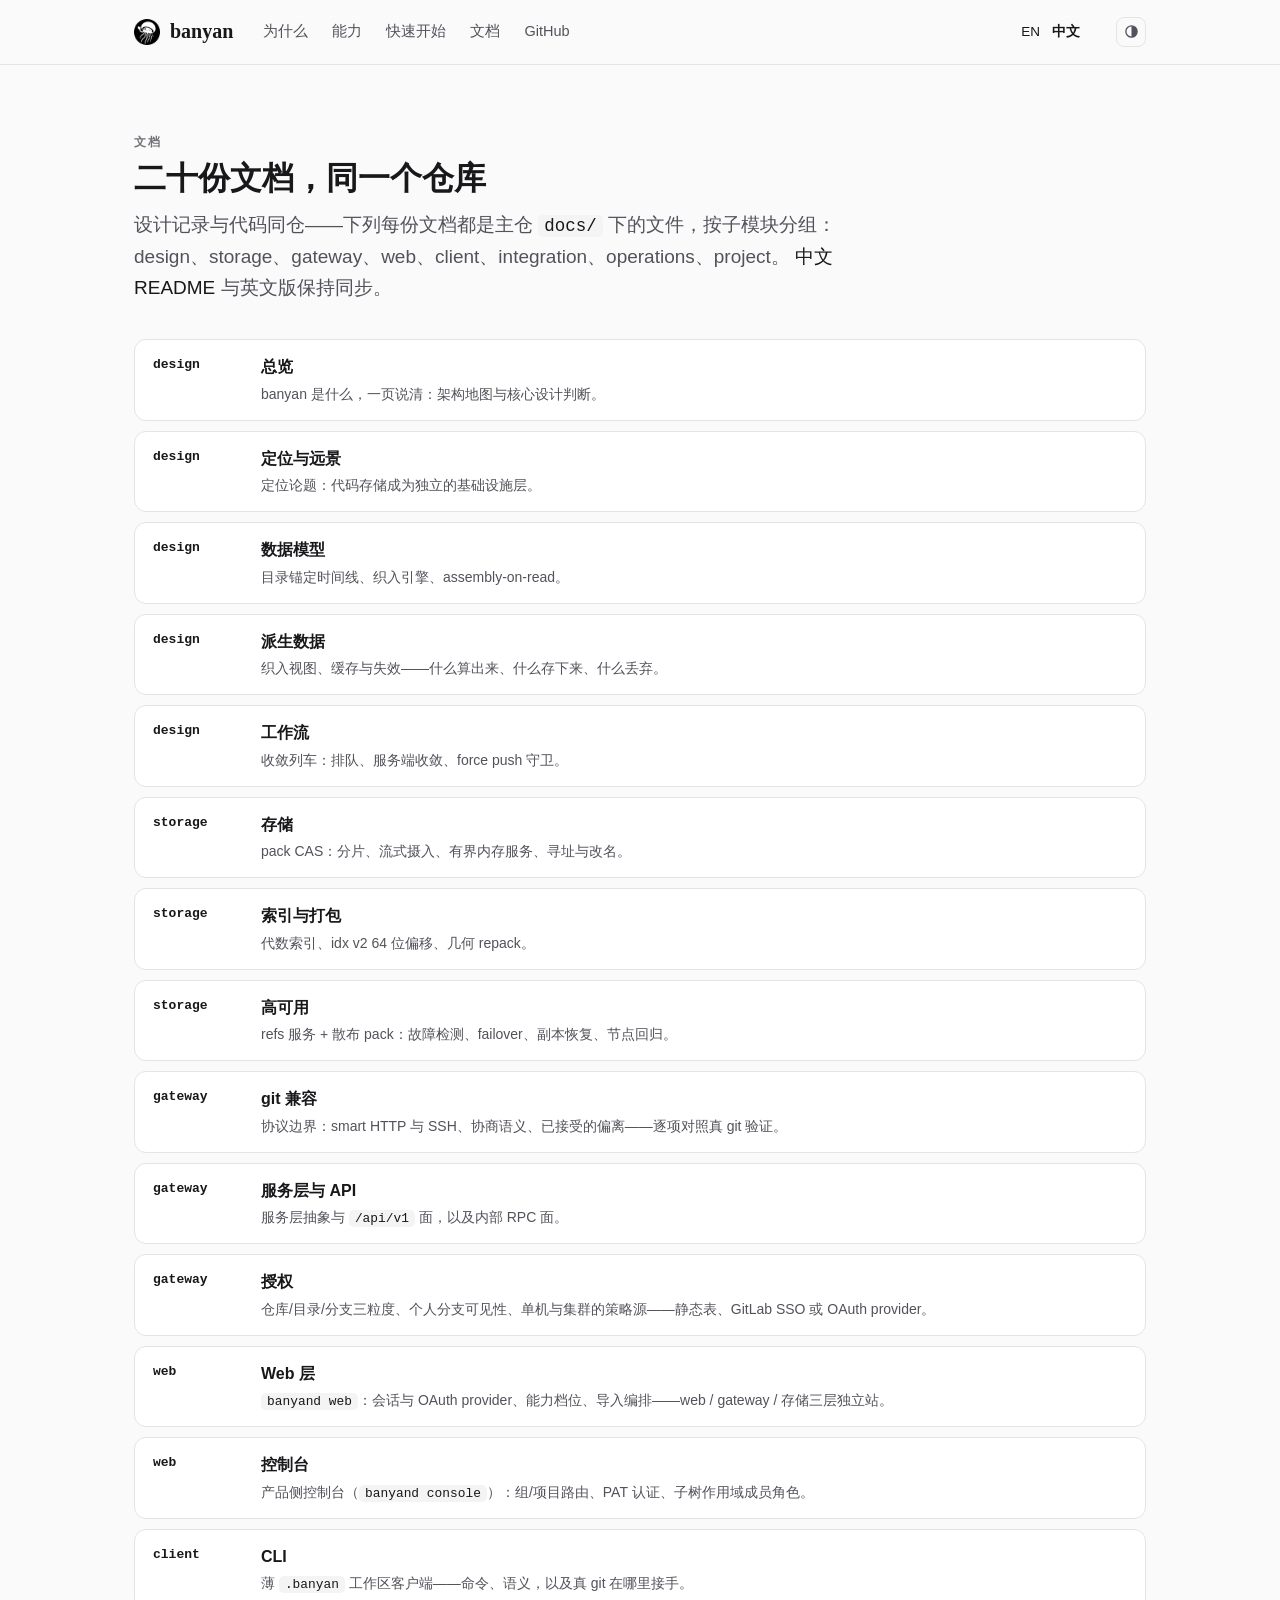
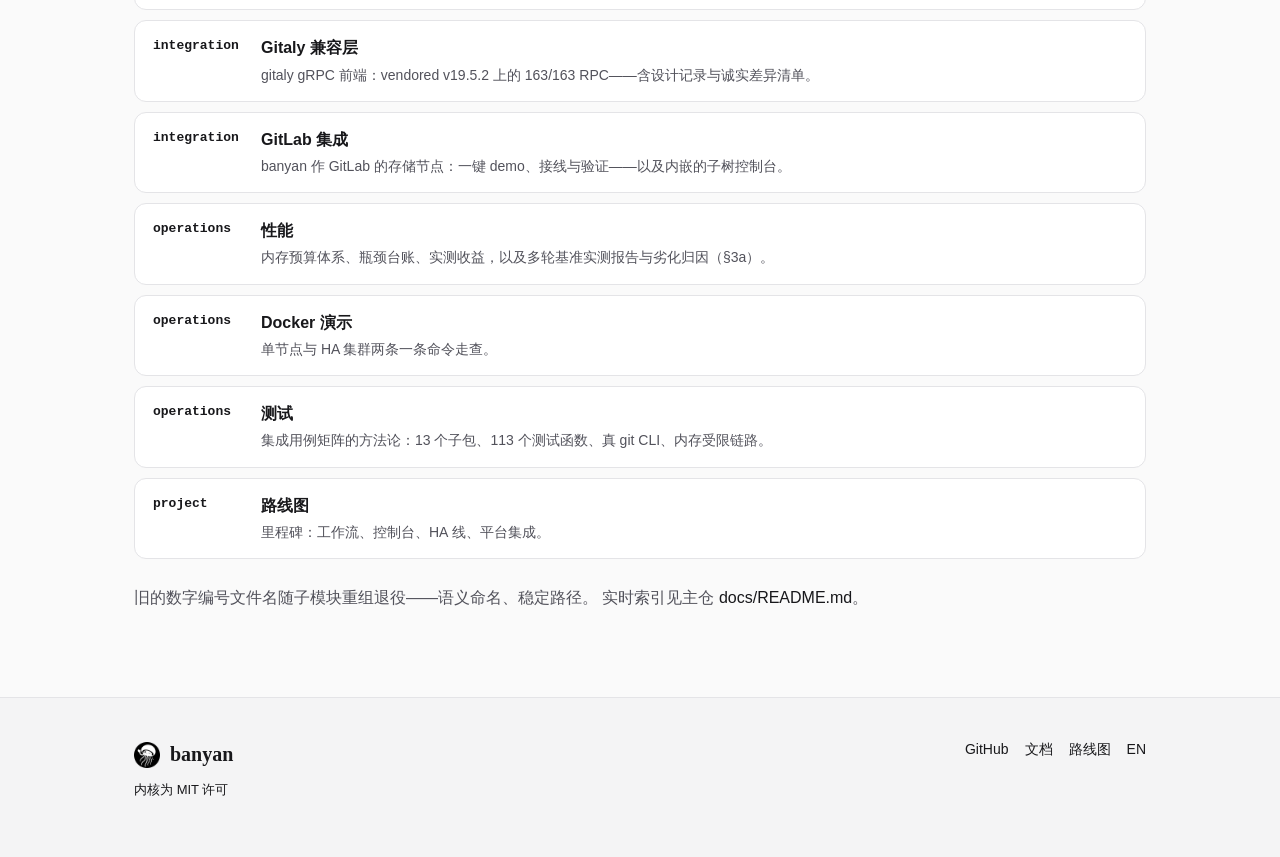
<file: zh-cn/docs.html>
<!DOCTYPE html>
<html lang="zh-CN">
<head>
<meta charset="utf-8">
<meta name="viewport" content="width=device-width, initial-scale=1">
<title>文档 — banyan</title>
    <script>
      // Pre-paint theme: apply the stored manual choice before first paint
      // (assets/theme.js owns the toggle wiring).
      (function () {
        try {
          var t = localStorage.getItem("banyan.theme");
          if (t === "light" || t === "dark") document.documentElement.setAttribute("data-theme", t);
        } catch (e) {}
      })();
    </script>
<meta name="description" content="banyan 文档集：设计、存储、网关、Web 层、客户端、集成与运维——主仓库中的二十份文档。">
<link rel="icon" href="../assets/avatar.png" type="image/png">
<link rel="stylesheet" href="../assets/style.css">
<script src="../assets/lang.js"></script>
</head>
<body>

<header class="site">
  <div class="wrap">
    <a class="brand" href="./"><img src="../assets/avatar.png" alt="">banyan</a>
    <nav class="main">
      <a href="./#why">为什么</a>
      <a href="./#features">能力</a>
      <a href="./#quickstart">快速开始</a>
      <a href="docs.html">文档</a>
      <a href="https://github.com/banyan-vcs/banyan">GitHub</a>
    </nav>
    <span class="lang"><a href="../docs.html" lang="en" data-lang="en">EN</a><b>中文</b></span>
    <button id="theme-toggle" class="theme-toggle" type="button" aria-label="theme"></button>
  </div>
</header>

<section>
  <div class="wrap">
    <div class="section-head">
      <span class="kicker">文档</span>
      <h2>二十份文档，同一个仓库</h2>
      <p class="lede">设计记录与代码同仓——下列每份文档都是主仓 <code>docs/</code> 下的文件，按子模块分组：design、storage、gateway、web、client、integration、operations、project。
      <a href="https://github.com/banyan-vcs/banyan/blob/main/README.zh-CN.md">中文 README</a>
      与英文版保持同步。</p>
    </div>
    <div class="doclist">
      <div class="row"><div class="no">design</div>
        <div><a class="title" href="https://github.com/banyan-vcs/banyan/blob/main/docs/design/overview.md">总览</a>
        <p>banyan 是什么，一页说清：架构地图与核心设计判断。</p></div></div>
      <div class="row"><div class="no">design</div>
        <div><a class="title" href="https://github.com/banyan-vcs/banyan/blob/main/docs/design/big-picture.md">定位与远景</a>
        <p>定位论题：代码存储成为独立的基础设施层。</p></div></div>
      <div class="row"><div class="no">design</div>
        <div><a class="title" href="https://github.com/banyan-vcs/banyan/blob/main/docs/design/data-model.md">数据模型</a>
        <p>目录锚定时间线、织入引擎、assembly-on-read。</p></div></div>
      <div class="row"><div class="no">design</div>
        <div><a class="title" href="https://github.com/banyan-vcs/banyan/blob/main/docs/design/derived-data.md">派生数据</a>
        <p>织入视图、缓存与失效——什么算出来、什么存下来、什么丢弃。</p></div></div>
      <div class="row"><div class="no">design</div>
        <div><a class="title" href="https://github.com/banyan-vcs/banyan/blob/main/docs/design/workflow.md">工作流</a>
        <p>收敛列车：排队、服务端收敛、force push 守卫。</p></div></div>
      <div class="row"><div class="no">storage</div>
        <div><a class="title" href="https://github.com/banyan-vcs/banyan/blob/main/docs/storage/storage.md">存储</a>
        <p>pack CAS：分片、流式摄入、有界内存服务、寻址与改名。</p></div></div>
      <div class="row"><div class="no">storage</div>
        <div><a class="title" href="https://github.com/banyan-vcs/banyan/blob/main/docs/storage/indexing-packing.md">索引与打包</a>
        <p>代数索引、idx v2 64 位偏移、几何 repack。</p></div></div>
      <div class="row"><div class="no">storage</div>
        <div><a class="title" href="https://github.com/banyan-vcs/banyan/blob/main/docs/storage/ha.md">高可用</a>
        <p>refs 服务 + 散布 pack：故障检测、failover、副本恢复、节点回归。</p></div></div>
      <div class="row"><div class="no">gateway</div>
        <div><a class="title" href="https://github.com/banyan-vcs/banyan/blob/main/docs/gateway/git-compat.md">git 兼容</a>
        <p>协议边界：smart HTTP 与 SSH、协商语义、已接受的偏离——逐项对照真 git 验证。</p></div></div>
      <div class="row"><div class="no">gateway</div>
        <div><a class="title" href="https://github.com/banyan-vcs/banyan/blob/main/docs/gateway/service-api.md">服务层与 API</a>
        <p>服务层抽象与 <code>/api/v1</code> 面，以及内部 RPC 面。</p></div></div>
      <div class="row"><div class="no">gateway</div>
        <div><a class="title" href="https://github.com/banyan-vcs/banyan/blob/main/docs/gateway/authorization.md">授权</a>
        <p>仓库/目录/分支三粒度、个人分支可见性、单机与集群的策略源——静态表、GitLab SSO 或 OAuth provider。</p></div></div>
      <div class="row"><div class="no">web</div>
        <div><a class="title" href="https://github.com/banyan-vcs/banyan/blob/main/docs/web/web-layer.md">Web 层</a>
        <p><code>banyand web</code>：会话与 OAuth provider、能力档位、导入编排——web / gateway / 存储三层独立站。</p></div></div>
      <div class="row"><div class="no">web</div>
        <div><a class="title" href="https://github.com/banyan-vcs/banyan/blob/main/docs/web/console.md">控制台</a>
        <p>产品侧控制台（<code>banyand console</code>）：组/项目路由、PAT 认证、子树作用域成员角色。</p></div></div>
      <div class="row"><div class="no">client</div>
        <div><a class="title" href="https://github.com/banyan-vcs/banyan/blob/main/docs/client/cli.md">CLI</a>
        <p>薄 <code>.banyan</code> 工作区客户端——命令、语义，以及真 git 在哪里接手。</p></div></div>
      <div class="row"><div class="no">integration</div>
        <div><a class="title" href="https://github.com/banyan-vcs/banyan/blob/main/docs/integration/gitaly-compat.md">Gitaly 兼容层</a>
        <p>gitaly gRPC 前端：vendored v19.5.2 上的 163/163 RPC——含设计记录与诚实差异清单。</p></div></div>
      <div class="row"><div class="no">integration</div>
        <div><a class="title" href="https://github.com/banyan-vcs/banyan/blob/main/docs/integration/gitlab-integration.md">GitLab 集成</a>
        <p>banyan 作 GitLab 的存储节点：一键 demo、接线与验证——以及内嵌的子树控制台。</p></div></div>
      <div class="row"><div class="no">operations</div>
        <div><a class="title" href="https://github.com/banyan-vcs/banyan/blob/main/docs/operations/performance.md">性能</a>
        <p>内存预算体系、瓶颈台账、实测收益，以及多轮基准实测报告与劣化归因（§3a）。</p></div></div>
      <div class="row"><div class="no">operations</div>
        <div><a class="title" href="https://github.com/banyan-vcs/banyan/blob/main/docs/operations/docker-demo.md">Docker 演示</a>
        <p>单节点与 HA 集群两条一条命令走查。</p></div></div>
      <div class="row"><div class="no">operations</div>
        <div><a class="title" href="https://github.com/banyan-vcs/banyan/blob/main/docs/operations/testing.md">测试</a>
        <p>集成用例矩阵的方法论：13 个子包、113 个测试函数、真 git CLI、内存受限链路。</p></div></div>
      <div class="row"><div class="no">project</div>
        <div><a class="title" href="https://github.com/banyan-vcs/banyan/blob/main/docs/project/roadmap.md">路线图</a>
        <p>里程碑：工作流、控制台、HA 线、平台集成。</p></div></div>
    </div>
    <p style="margin-top:26px;color:var(--ink-soft)">
      旧的数字编号文件名随子模块重组退役——语义命名、稳定路径。
      实时索引见主仓
      <a href="https://github.com/banyan-vcs/banyan/blob/main/docs/README.md">docs/README.md</a>。</p>
  </div>
</section>

<footer class="site">
  <div class="wrap">
    <div>
      <a class="brand" href="./"><img src="../assets/avatar.png" alt="">banyan</a>
      <p style="margin:8px 0 0;font-size:13px">内核为 <a href="https://github.com/banyan-vcs/banyan/blob/main/LICENSE">MIT 许可</a></p>
    </div>
    <nav>
      <a href="https://github.com/banyan-vcs/banyan">GitHub</a>
      <a href="docs.html">文档</a>
      <a href="https://github.com/banyan-vcs/banyan/blob/main/docs/project/roadmap.md">路线图</a>
      <a href="../docs.html" lang="en" data-lang="en">EN</a>
    </nav>
  </div>
</footer>

    <script src="../assets/theme.js" defer></script>
</body>
</html>
</file>
<file: assets/style.css>
:root {
  --bg: #fafafa;
  --bg-soft: #f4f4f5;
  --card: #ffffff;
  --ink: #18181b;
  --ink-soft: #52525b;
  --line: #e4e4e7;
  --accent: #18181b;
  --accent-ink: #000000;
  --on-accent: #ffffff;
  --accent-soft: #f4f4f5;
  --root: #71717a;
  --code-bg: #111113;
  --code-ink: #e4e4e7;
  --code-cmt: #71717a;
  --shadow: 0 1px 2px rgba(24, 24, 27, 0.05), 0 10px 30px rgba(24, 24, 27, 0.07);
  color-scheme: light;
}
/* ---- automatic dark mode, and the manual override (the header toggle):
   auto → light → dark; a forced scheme rides html[data-theme], which
   outranks the media query by specificity */
@media (prefers-color-scheme: dark) {
  :root {
    --bg: #121210;
    --bg-soft: #1a1a16;
    --card: #1c1c18;
    --ink: #edede8;
    --ink-soft: #a8a89f;
    --line: #2c2c26;
    --accent: #fcd854;
    --accent-ink: #fde17b;
    --on-accent: #14140f;
    --accent-soft: #1d1d20;
    --root: #a1a1aa;
    --code-bg: #0a0a0b;
    --code-ink: #d4d4d8;
    --code-cmt: #71717a;
    --shadow: 0 1px 2px rgba(0, 0, 0, 0.4), 0 10px 30px rgba(0, 0, 0, 0.45);
    color-scheme: dark;
  }
}
html[data-theme="light"] {
  --bg: #fafafa;
  --bg-soft: #f4f4f5;
  --card: #ffffff;
  --ink: #18181b;
  --ink-soft: #52525b;
  --line: #e4e4e7;
  --accent: #18181b;
  --accent-ink: #000000;
  --on-accent: #ffffff;
  --accent-soft: #f4f4f5;
  --root: #71717a;
  --code-bg: #111113;
  --code-ink: #e4e4e7;
  --code-cmt: #71717a;
  --shadow: 0 1px 2px rgba(24, 24, 27, 0.05), 0 10px 30px rgba(24, 24, 27, 0.07);
  color-scheme: light;
}
html[data-theme="dark"] {
  --bg: #121210;
  --bg-soft: #1a1a16;
  --card: #1c1c18;
  --ink: #edede8;
  --ink-soft: #a8a89f;
  --line: #2c2c26;
  --accent: #fcd854;
  --accent-ink: #fde17b;
  --on-accent: #14140f;
  --accent-soft: #1d1d20;
  --root: #a1a1aa;
  --code-bg: #0a0a0b;
  --code-ink: #d4d4d8;
  --code-cmt: #71717a;
  --shadow: 0 1px 2px rgba(0, 0, 0, 0.4), 0 10px 30px rgba(0, 0, 0, 0.45);
  color-scheme: dark;
}
* {
  box-sizing: border-box;
}
html {
  scroll-behavior: smooth;
}
body {
  margin: 0;
  background: var(--bg);
  color: var(--ink);
  font: 16px/1.65 -apple-system, BlinkMacSystemFont, "Segoe UI", Roboto, "Helvetica Neue", Arial, "Noto Sans", sans-serif;
  -webkit-text-size-adjust: 100%;
}
/* ---------- layout ---------- */
.wrap {
  max-width: 1060px;
  margin: 0 auto;
  padding: 0 24px;
}
section {
  padding: 72px 0;
}
section.alt {
  background: var(--bg-soft);
}
h1,
h2,
h3 {
  line-height: 1.2;
  margin: 0 0 12px;
}
h1,
h2 {
  font-family: "Iowan Old Style", "Palatino Linotype", Palatino, Georgia, "Songti SC", "SimSun", serif;
}
h1 {
  font-size: clamp(34px, 5vw, 52px);
  font-weight: 600;
  letter-spacing: -0.01em;
}
h2 {
  font-size: clamp(24px, 3.4vw, 32px);
  font-weight: 600;
}
h3 {
  font-size: 17px;
  font-weight: 650;
}
p {
  margin: 0 0 14px;
  color: var(--ink);
}
p.lede {
  font-size: 19px;
  color: var(--ink-soft);
  max-width: 46em;
}
a {
  color: var(--ink);
  text-decoration: none;
}
a:hover {
  text-decoration: underline;
}
.kicker {
  display: block;
  font: 600 12px/1 ui-monospace, "Cascadia Code", Consolas, monospace;
  letter-spacing: 0.18em;
  text-transform: uppercase;
  color: var(--root);
  margin-bottom: 10px;
}
.section-head {
  max-width: 46em;
  margin-bottom: 36px;
}
/* ---------- header ---------- */
header.site {
  position: sticky;
  top: 0;
  z-index: 10;
  background: color-mix(in srgb, var(--bg) 82%, transparent);
  backdrop-filter: blur(10px);
  border-bottom: 1px solid var(--line);
}
header.site .wrap {
  display: flex;
  align-items: center;
  gap: 20px;
  flex-wrap: wrap;
  padding-top: 14px;
  padding-bottom: 14px;
}
.brand {
  display: flex;
  align-items: center;
  gap: 10px;
  font-family: "Iowan Old Style", Palatino, Georgia, serif;
  font-size: 20px;
  font-weight: 650;
  color: var(--ink);
}
.brand:hover {
  text-decoration: none;
}
.brand img {
  width: 26px;
  height: 26px;
}
nav.main {
  display: flex;
  gap: 4px;
  flex-wrap: wrap;
}
nav.main a {
  padding: 6px 10px;
  border-radius: 8px;
  color: var(--ink-soft);
  font-size: 14.5px;
}
nav.main a:hover {
  color: var(--ink);
  background: var(--accent-soft);
  text-decoration: none;
}
.lang {
  margin-left: auto;
  font-size: 13.5px;
  color: var(--ink-soft);
}
.lang a {
  padding: 4px 6px;
}
.lang b {
  padding: 0 6px;
  color: var(--ink);
}
/* ---------- hero ---------- */
.hero {
  padding: 84px 0 72px;
}
.hero .wrap {
  display: grid;
  grid-template-columns: 1.25fr 0.75fr;
  gap: 48px;
  align-items: center;
}
.hero .tagline {
  font-family: "Iowan Old Style", Palatino, Georgia, "Songti SC", "SimSun", serif;
  color: var(--root);
  font-size: 18px;
  margin: 14px 0 6px;
  font-style: italic;
}
.hero p.lede {
  margin-top: 16px;
}
.hero .cta {
  display: flex;
  gap: 14px;
  flex-wrap: wrap;
  margin-top: 26px;
}
.hero figure {
  margin: 0;
  text-align: center;
}
.hero figcaption {
  font-size: 12.5px;
  color: var(--ink-soft);
  margin-top: 8px;
}
/* ---------- buttons ---------- */
.btn {
  display: inline-block;
  padding: 10px 20px;
  border-radius: 10px;
  font-weight: 600;
  font-size: 15px;
  border: 1px solid transparent;
}
.btn:hover {
  text-decoration: none;
}
.btn.primary {
  background: var(--accent);
  color: var(--on-accent);
}
.btn.primary:hover {
  background: var(--accent-ink);
}
.btn.ghost {
  border-color: var(--line);
  color: var(--ink);
  background: var(--card);
}
.btn.ghost:hover {
  border-color: var(--accent);
}
/* the theme toggle in the header: an icon-only ghost button */
.theme-toggle {
  display: inline-flex;
  align-items: center;
  justify-content: center;
  width: 30px;
  height: 30px;
  margin-left: 10px;
  border: 1px solid var(--line);
  border-radius: 8px;
  background: transparent;
  color: var(--ink-soft);
  cursor: pointer;
  padding: 0;
}
.theme-toggle:hover {
  color: var(--ink);
  border-color: var(--accent);
}
.theme-toggle svg {
  width: 15px;
  height: 15px;
}
/* ---------- cards ---------- */
.grid {
  display: grid;
  grid-template-columns: repeat(auto-fit, minmax(280px, 1fr));
  gap: 18px;
}
.card {
  background: var(--card);
  border: 1px solid var(--line);
  border-radius: 14px;
  padding: 22px 22px 18px;
  box-shadow: var(--shadow);
}
.card h3 {
  display: flex;
  align-items: baseline;
  gap: 8px;
}
.card .glyph {
  font-size: 18px;
  color: var(--root);
}
.card p {
  color: var(--ink-soft);
  font-size: 14.5px;
  margin: 0;
}
.card p code {
  font-size: 13px;
}
.steps {
  counter-reset: step;
  display: grid;
  grid-template-columns: repeat(auto-fit, minmax(260px, 1fr));
  gap: 18px;
}
.steps .card {
  position: relative;
  padding-top: 26px;
}
.steps .card::before {
  counter-increment: step;
  content: counter(step, decimal-leading-zero);
  position: absolute;
  top: -14px;
  left: 20px;
  background: var(--accent);
  color: var(--on-accent);
  font: 700 12px/26px ui-monospace, Consolas, monospace;
  width: 26px;
  height: 26px;
  text-align: center;
  border-radius: 8px;
}
.pillars .card {
  border-top: 3px solid var(--ink);
}
/* ---------- stats ---------- */
.stats {
  display: grid;
  grid-template-columns: repeat(auto-fit, minmax(210px, 1fr));
  gap: 18px;
}
.stat {
  text-align: left;
}
.stat .num {
  font-family: "Iowan Old Style", Palatino, Georgia, serif;
  font-size: clamp(30px, 4vw, 42px);
  font-weight: 650;
  color: var(--ink);
  line-height: 1.05;
}
.stat .num small {
  font-size: 55%;
  color: var(--ink-soft);
  font-weight: 500;
}
.stat p {
  font-size: 13.5px;
  color: var(--ink-soft);
  margin: 6px 0 0;
}
/* ---------- code ---------- */
pre {
  background: var(--code-bg);
  color: var(--code-ink);
  border-radius: 12px;
  padding: 18px 20px;
  overflow-x: auto;
  font: 13.5px/1.6 ui-monospace, "Cascadia Code", Consolas, "Courier New", monospace;
  margin: 0 0 18px;
}
pre .c {
  color: var(--code-cmt);
}
code {
  font: 0.92em ui-monospace, "Cascadia Code", Consolas, monospace;
  background: var(--accent-soft);
  color: var(--ink);
  border-radius: 5px;
  padding: 1px 6px;
}
pre code {
  background: none;
  color: inherit;
  padding: 0;
}
.terminals {
  display: grid;
  grid-template-columns: repeat(auto-fit, minmax(340px, 1fr));
  gap: 18px;
  align-items: start;
}
.terminals h3 {
  margin-bottom: 10px;
}
/* ---------- architecture figure ---------- */
figure.arch {
  margin: 0;
}
figure.arch img {
  width: 100%;
  border-radius: 14px;
  border: 1px solid var(--line);
  background: var(--card);
}
figure.arch figcaption {
  font-size: 13px;
  color: var(--ink-soft);
  margin-top: 10px;
}
/* ---------- docs table ---------- */
.doclist {
  display: grid;
  gap: 10px;
}
.doclist .row {
  display: grid;
  grid-template-columns: 92px 1fr;
  gap: 16px;
  padding: 14px 18px;
  background: var(--card);
  border: 1px solid var(--line);
  border-radius: 12px;
}
.doclist .no {
  font: 600 13px/1.7 ui-monospace, Consolas, monospace;
  color: var(--ink);
  white-space: nowrap;
}
.doclist .no span {
  color: var(--ink-soft);
  font-weight: 400;
}
.doclist a.title {
  font-weight: 650;
  color: var(--ink);
}
.doclist a.title:hover {
  text-decoration: underline;
}
.doclist p {
  margin: 2px 0 0;
  font-size: 14px;
  color: var(--ink-soft);
}
/* ---------- enterprise ---------- */
.split {
  display: grid;
  grid-template-columns: repeat(auto-fit, minmax(300px, 1fr));
  gap: 18px;
}
.license-card {
  border-radius: 14px;
  padding: 24px;
  border: 1px solid var(--line);
  background: var(--card);
  box-shadow: var(--shadow);
}
.license-card.core {
  border-top: 3px solid var(--ink);
}
.license-card.ee {
  border-top: 3px solid var(--line);
}
.license-card .tag {
  font: 600 11.5px/1 ui-monospace, Consolas, monospace;
  letter-spacing: 0.14em;
  text-transform: uppercase;
  color: var(--ink-soft);
}
.license-card h3 {
  margin-top: 8px;
  font-size: 20px;
  font-family: "Iowan Old Style", Palatino, Georgia, serif;
}
.license-card ul {
  margin: 10px 0 0;
  padding-left: 20px;
  color: var(--ink-soft);
  font-size: 14.5px;
}
.license-card li {
  margin-bottom: 6px;
}
/* ---------- footer ---------- */
footer.site {
  border-top: 1px solid var(--line);
  padding: 40px 0 56px;
  background: var(--bg-soft);
}
footer.site .wrap {
  display: flex;
  flex-wrap: wrap;
  gap: 28px;
  justify-content: space-between;
  font-size: 14px;
  color: var(--ink-soft);
}
footer.site nav {
  display: flex;
  gap: 16px;
  flex-wrap: wrap;
}
/* ---------- 404 ---------- */
.lost {
  text-align: center;
  padding: 120px 0;
}
.lost .num {
  font-family: "Iowan Old Style", Palatino, Georgia, serif;
  font-size: 96px;
  color: var(--ink);
  line-height: 1;
}
.lost p {
  color: var(--ink-soft);
}
/* ---------- responsive ---------- */
@media (max-width: 880px) {
  .hero .wrap {
    grid-template-columns: 1fr;
  }
  .hero figure {
    max-width: 380px;
    margin: 0 auto;
  }
  section {
    padding: 56px 0;
  }
  .lang {
    margin-left: 0;
  }
}
</file>
